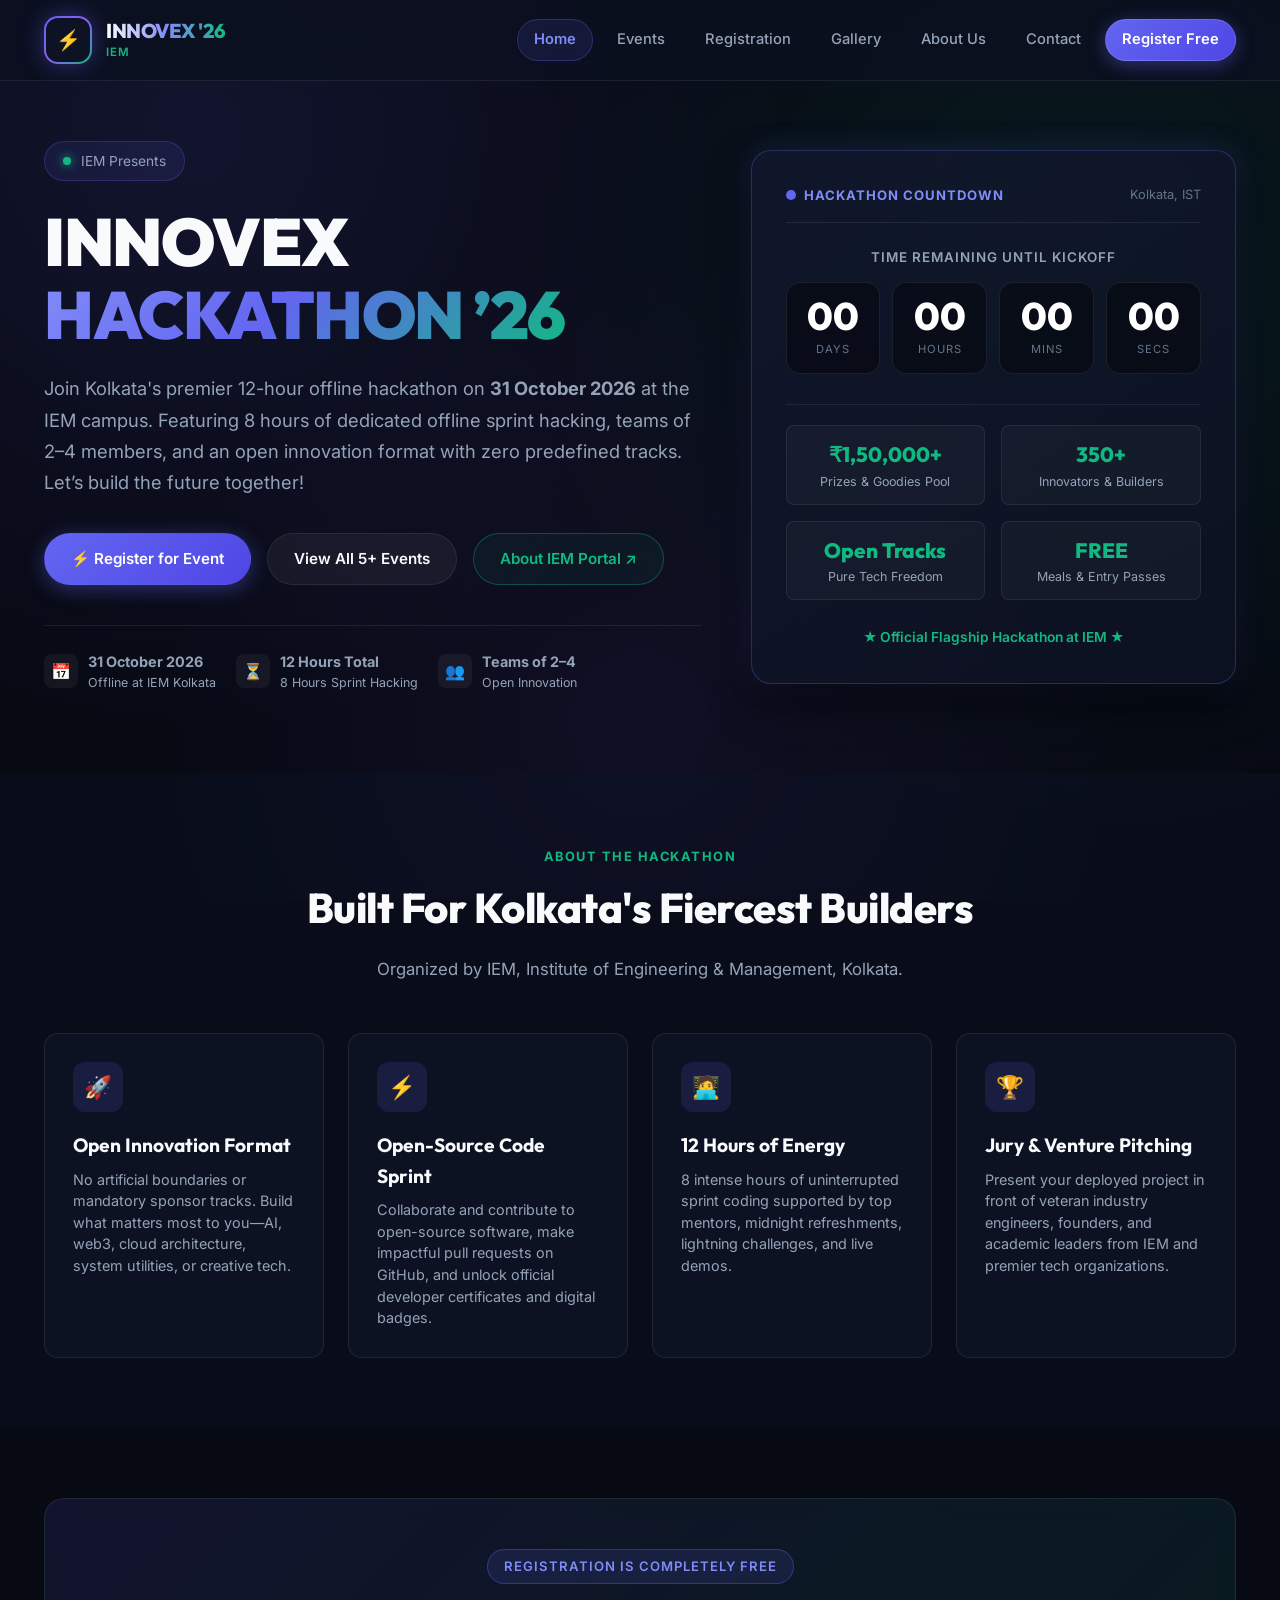
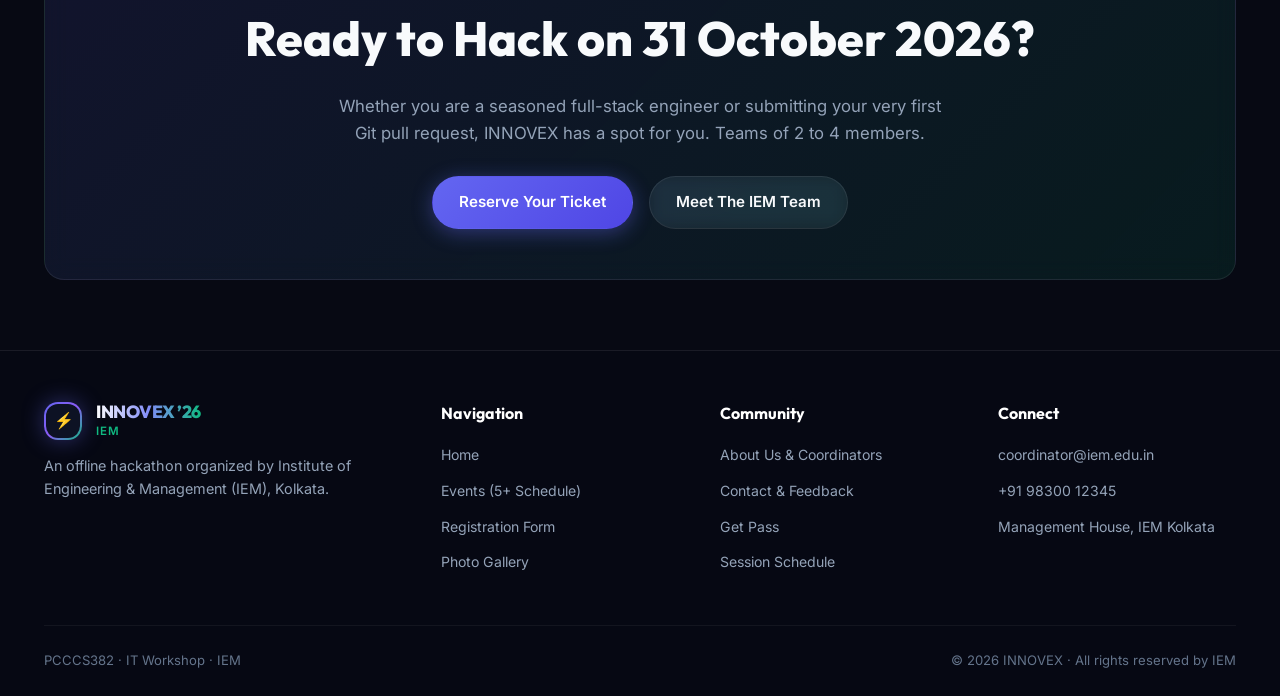
<file: index.html>
<!DOCTYPE html>
<html lang="en">
<head>
  <meta charset="UTF-8">
  <meta name="viewport" content="width=device-width, initial-scale=1.0">
  <meta name="description" content="INNOVEX ’26 - 12-Hour National Hackathon in Kolkata on 31 October 2026. Organized by IEM.">
  <meta name="keywords" content="INNOVEX 2026, INNOVEX, IEM, Hackathon Kolkata, IEM Hackathon">
  <title>INNOVEX ’26 | IEM</title>
  <link rel="stylesheet" href="css/style.css">
  <link rel="icon" href="data:image/svg+xml,<svg xmlns=%22http://www.w3.org/2000/svg%22 viewBox=%220 0 100 100%22><text y=%22.9em%22 font-size=%2290%22>⚡</text></svg>">
</head>
<body>

  <!-- Site Navigation -->
  <header class="site-header">
    <div class="container nav-container">
      <a href="index.html" class="brand-link" id="navBrandLogo">
        <div class="brand-logo-badge">
          <div class="brand-logo-inner">⚡</div>
        </div>
        <div class="brand-text">
          <span class="brand-title">INNOVEX '26</span>
          <span class="brand-subtitle">IEM</span>
        </div>
      </a>

      <!-- Navigation Menu -->
      <nav class="nav-menu" id="navMenu">
        <a href="index.html" class="nav-link active" id="navHome">Home</a>
        <a href="events.html" class="nav-link" id="navEvents">Events</a>
        <a href="register.html" class="nav-link" id="navRegister">Registration</a>
        <a href="gallery.html" class="nav-link" id="navGallery">Gallery</a>
        <a href="about.html" class="nav-link" id="navAbout">About Us</a>
        <a href="contact.html" class="nav-link" id="navContact">Contact</a>
        <a href="register.html" class="nav-link nav-cta" id="navCtaRegister">Register Free</a>
      </nav>

      <!-- Mobile Hamburger Button -->
      <button class="mobile-toggle" id="mobileToggle" aria-label="Toggle navigation menu">
        <span></span>
        <span></span>
        <span></span>
      </button>
    </div>
  </header>

  <!-- Main Hero Section -->
  <main>
    <section class="hero-section">
      <div class="container">
        <div class="hero-grid">
          <!-- Hero Left Column -->
          <div class="hero-content">
            <div class="college-pill">
              <span class="dot"></span>
              <span>IEM Presents</span>
            </div>

            <h1 class="hero-title">
              INNOVEX <br>
              <span class="gradient-text">HACKATHON ’26</span>
            </h1>

            <p class="hero-desc">
              Join Kolkata's premier 12-hour offline hackathon on <strong>31 October 2026</strong> at the IEM campus. 
              Featuring 8 hours of dedicated offline sprint hacking, teams of 2–4 members, 
              and an open innovation format with zero predefined tracks. Let’s build the future together!
            </p>

            <div class="hero-actions">
              <a href="register.html" class="btn btn-primary" id="heroRegisterBtn">
                <span>⚡ Register for Event</span>
              </a>
              <a href="events.html" class="btn btn-secondary" id="heroEventsBtn">
                <span>View All 5+ Events</span>
              </a>
              <a href="about.html" class="btn btn-outline-cyan" id="heroAboutBtn">
                <span>About IEM Portal ↗</span>
              </a>
            </div>

            <!-- Meta Badges -->
            <div class="hero-meta-badges">
              <div class="meta-item">
                <div class="meta-icon">📅</div>
                <div>
                  <strong>31 October 2026</strong>
                  <div style="font-size: 0.78rem;">Offline at IEM Kolkata</div>
                </div>
              </div>
              <div class="meta-item">
                <div class="meta-icon">⏳</div>
                <div>
                  <strong>12 Hours Total</strong>
                  <div style="font-size: 0.78rem;">8 Hours Sprint Hacking</div>
                </div>
              </div>
              <div class="meta-item">
                <div class="meta-icon">👥</div>
                <div>
                  <strong>Teams of 2–4</strong>
                  <div style="font-size: 0.78rem;">Open Innovation</div>
                </div>
              </div>
            </div>
          </div>

          <!-- Hero Right Column: Countdown Card -->
          <div class="hero-card">
            <div class="hero-card-header">
              <div class="live-indicator">
                <span class="pulse-dot"></span>
                <span>Hackathon Countdown</span>
              </div>
              <span style="font-size: 0.8rem; color: var(--text-muted);">Kolkata, IST</span>
            </div>

            <!-- Countdown Timer Component (JavaScript Feature) -->
            <div class="countdown-box">
              <div class="countdown-label">Time Remaining Until Kickoff</div>
              <div class="countdown-grid" id="countdownGrid">
                <div class="time-unit">
                  <div class="time-val" id="countDays">00</div>
                  <div class="time-lbl">Days</div>
                </div>
                <div class="time-unit">
                  <div class="time-val" id="countHours">00</div>
                  <div class="time-lbl">Hours</div>
                </div>
                <div class="time-unit">
                  <div class="time-val" id="countMinutes">00</div>
                  <div class="time-lbl">Mins</div>
                </div>
                <div class="time-unit">
                  <div class="time-val" id="countSeconds">00</div>
                  <div class="time-lbl">Secs</div>
                </div>
              </div>
            </div>

            <!-- Quick Stats -->
            <div class="quick-stats-row">
              <div class="quick-stat">
                <div class="num">₹1,50,000+</div>
                <div class="txt">Prizes & Goodies Pool</div>
              </div>
              <div class="quick-stat">
                <div class="num">350+</div>
                <div class="txt">Innovators & Builders</div>
              </div>
              <div class="quick-stat">
                <div class="num">Open Tracks</div>
                <div class="txt">Pure Tech Freedom</div>
              </div>
              <div class="quick-stat">
                <div class="num">FREE</div>
                <div class="txt">Meals & Entry Passes</div>
              </div>
            </div>

            <div style="margin-top: 24px; text-align: center;">
              <span style="font-size: 0.86rem; color: var(--secondary); font-weight: 600;">
                ★ Official Flagship Hackathon at IEM ★
              </span>
            </div>
          </div>
        </div>
      </div>
    </section>

    <!-- Hackathon Overview & Introduction -->
    <section class="section-pad" style="background: rgba(13, 18, 36, 0.45);">
      <div class="container">
        <div class="section-head">
          <span class="section-tag">About The Hackathon</span>
          <h2 class="section-title">Built For Kolkata's Fiercest Builders</h2>
          <p class="section-subtitle">
            Organized by IEM, Institute of Engineering & Management, Kolkata.
          </p>
        </div>

        <div class="highlights-grid">
          <div class="highlight-card">
            <div class="highlight-icon">🚀</div>
            <h3 class="highlight-title">Open Innovation Format</h3>
            <p class="highlight-desc">
              No artificial boundaries or mandatory sponsor tracks. Build what matters most to you—AI, web3, cloud architecture, system utilities, or creative tech.
            </p>
          </div>

          <div class="highlight-card">
            <div class="highlight-icon">⚡</div>
            <h3 class="highlight-title">Open-Source Code Sprint</h3>
            <p class="highlight-desc">
              Collaborate and contribute to open-source software, make impactful pull requests on GitHub, and unlock official developer certificates and digital badges.
            </p>
          </div>

          <div class="highlight-card">
            <div class="highlight-icon">🧑‍💻</div>
            <h3 class="highlight-title">12 Hours of Energy</h3>
            <p class="highlight-desc">
              8 intense hours of uninterrupted sprint coding supported by top mentors, midnight refreshments, lightning challenges, and live demos.
            </p>
          </div>

          <div class="highlight-card">
            <div class="highlight-icon">🏆</div>
            <h3 class="highlight-title">Jury & Venture Pitching</h3>
            <p class="highlight-desc">
              Present your deployed project in front of veteran industry engineers, founders, and academic leaders from IEM and premier tech organizations.
            </p>
          </div>
        </div>
      </div>
    </section>

    <!-- Call to action banner -->
    <section class="section-pad">
      <div class="container">
        <div class="glass-card" style="text-align: center; padding: 50px 30px; background: linear-gradient(135deg, rgba(99, 102, 241, 0.12) 0%, rgba(16, 185, 129, 0.1) 100%);">
          <span class="page-badge">Registration Is Completely Free</span>
          <h2 style="font-family: var(--font-display); font-size: clamp(2rem, 4vw, 3rem); font-weight: 800; margin-bottom: 16px;">
            Ready to Hack on 31 October 2026?
          </h2>
          <p style="color: var(--text-secondary); max-width: 620px; margin: 0 auto 30px; font-size: 1.05rem;">
            Whether you are a seasoned full-stack engineer or submitting your very first Git pull request, INNOVEX has a spot for you. Teams of 2 to 4 members.
          </p>
          <div style="display: flex; gap: 16px; justify-content: center; flex-wrap: wrap;">
            <a href="register.html" class="btn btn-primary">Reserve Your Ticket</a>
            <a href="about.html" class="btn btn-secondary">Meet The IEM Team</a>
          </div>
        </div>
      </div>
    </section>
  </main>

  <!-- Site Footer -->
  <footer class="site-footer">
    <div class="container">
      <div class="footer-top">
        <div class="footer-brand">
          <div class="brand-link">
            <div class="brand-logo-badge" style="width: 38px; height: 38px;">
              <div class="brand-logo-inner" style="font-size: 16px;">⚡</div>
            </div>
            <div class="brand-text">
              <span class="brand-title" style="font-size: 1.1rem;">INNOVEX ’26</span>
              <span class="brand-subtitle">IEM</span>
            </div>
          </div>
          <p>
            An offline hackathon organized by Institute of Engineering & Management (IEM), Kolkata.
          </p>
        </div>

        <div class="footer-col">
          <h5>Navigation</h5>
          <ul>
            <li><a href="index.html">Home</a></li>
            <li><a href="events.html">Events (5+ Schedule)</a></li>
            <li><a href="register.html">Registration Form</a></li>
            <li><a href="gallery.html">Photo Gallery</a></li>
          </ul>
        </div>

        <div class="footer-col">
          <h5>Community</h5>
          <ul>
            <li><a href="about.html">About Us & Coordinators</a></li>
            <li><a href="contact.html">Contact & Feedback</a></li>
            <li><a href="register.html">Get Pass</a></li>
            <li><a href="events.html">Session Schedule</a></li>
          </ul>
        </div>

        <div class="footer-col">
          <h5>Connect</h5>
          <ul>
            <li><a href="mailto:coordinator@iem.edu.in">coordinator@iem.edu.in</a></li>
            <li><a href="tel:+919830012345">+91 98300 12345</a></li>
            <li><a href="contact.html">Management House, IEM Kolkata</a></li>
          </ul>
        </div>
      </div>

      <div class="footer-bottom">
        <div>
          PCCCS382 · IT Workshop · IEM
        </div>
        <div>
          © 2026 INNOVEX · All rights reserved by IEM
        </div>
      </div>
    </div>
  </footer>

  <script src="js/main.js"></script>
</body>
</html>
</file>
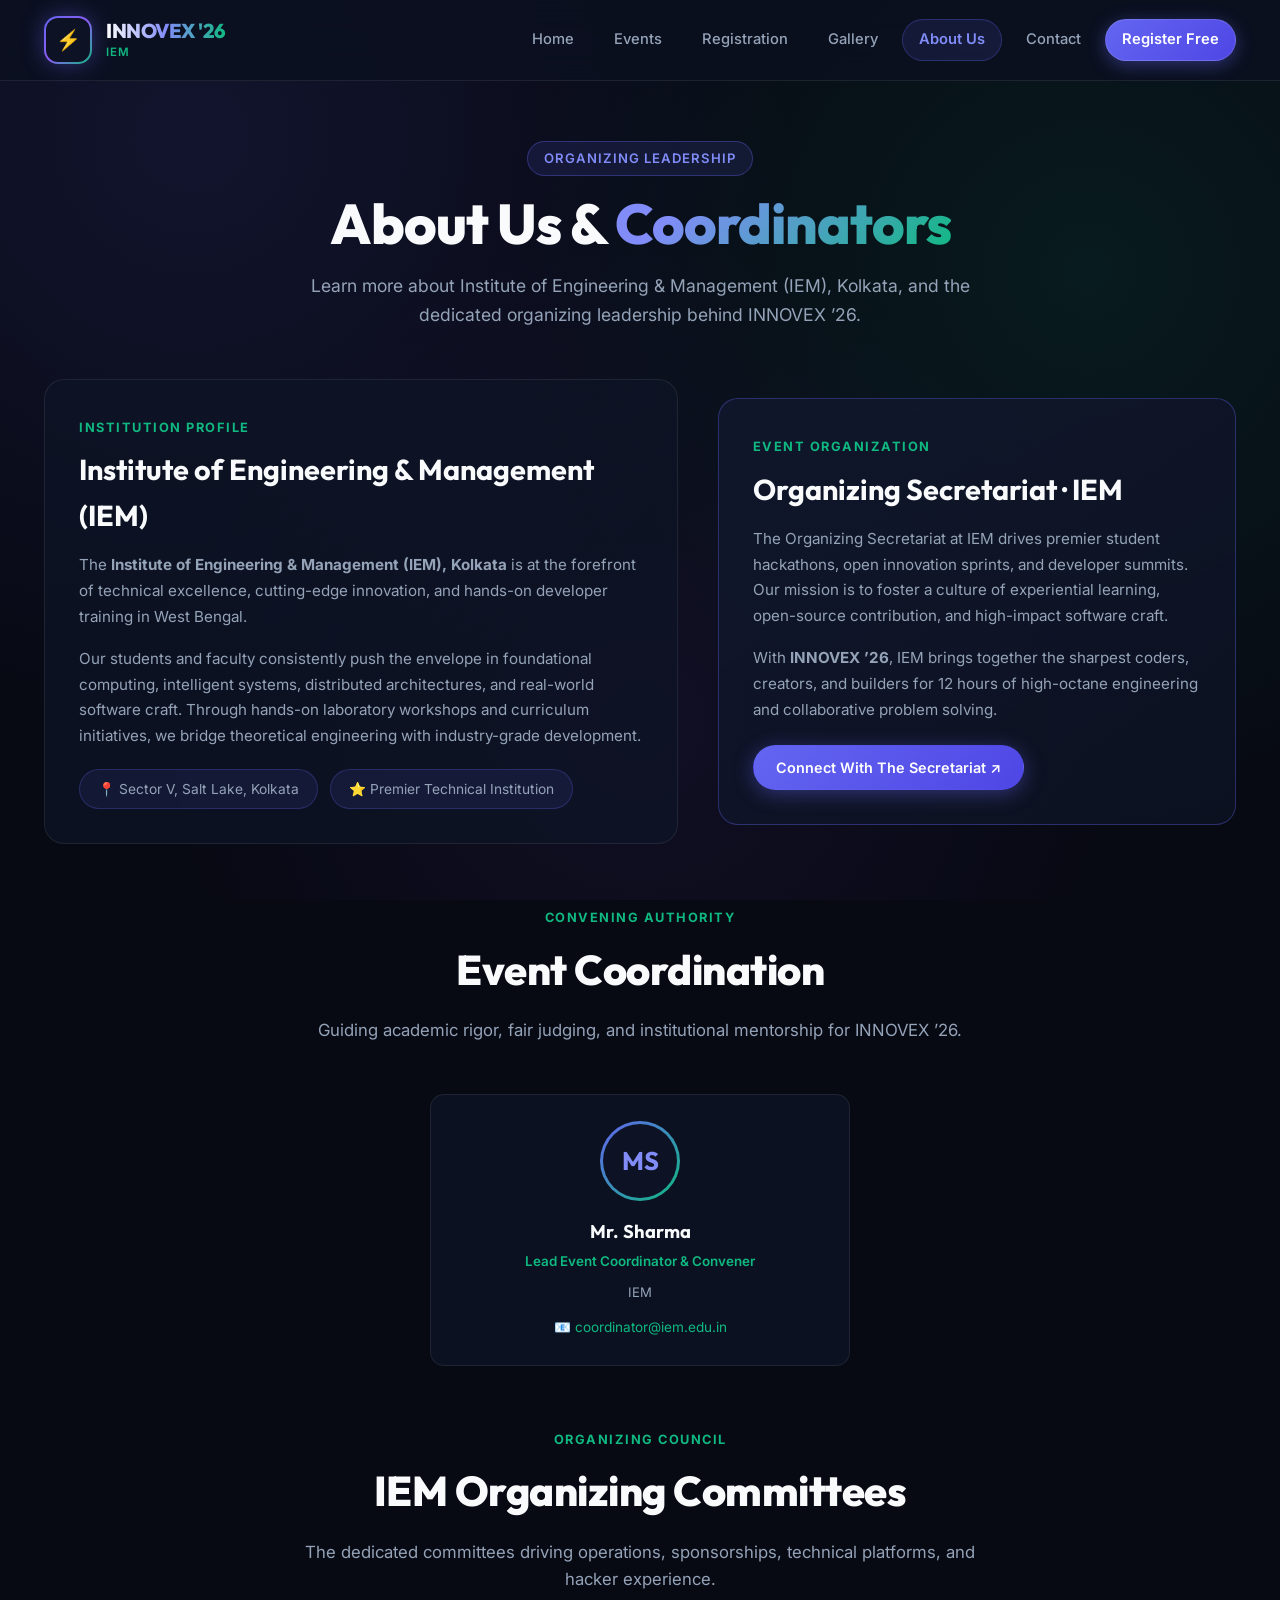
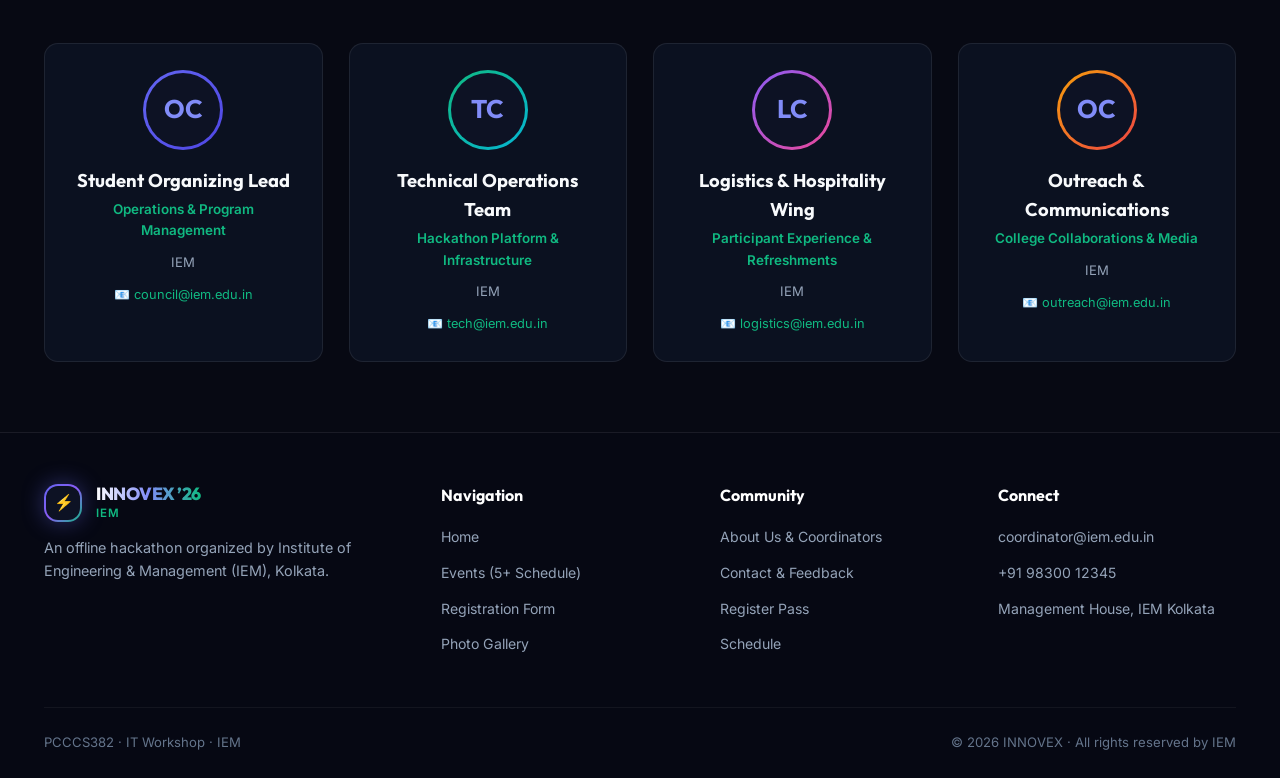
<file: about.html>
<!DOCTYPE html>
<html lang="en">
<head>
  <meta charset="UTF-8">
  <meta name="viewport" content="width=device-width, initial-scale=1.0">
  <meta name="description" content="About IEM and Event Coordination for INNOVEX ’26.">
  <title>About Us & Coordinators | INNOVEX ’26</title>
  <link rel="stylesheet" href="css/style.css">
  <link rel="icon" href="data:image/svg+xml,<svg xmlns=%22http://www.w3.org/2000/svg%22 viewBox=%220 0 100 100%22><text y=%22.9em%22 font-size=%2290%22>⚡</text></svg>">
</head>
<body>

  <!-- Site Navigation -->
  <header class="site-header">
    <div class="container nav-container">
      <a href="index.html" class="brand-link">
        <div class="brand-logo-badge">
          <div class="brand-logo-inner">⚡</div>
        </div>
        <div class="brand-text">
          <span class="brand-title">INNOVEX '26</span>
          <span class="brand-subtitle">IEM</span>
        </div>
      </a>

      <nav class="nav-menu" id="navMenu">
        <a href="index.html" class="nav-link">Home</a>
        <a href="events.html" class="nav-link">Events</a>
        <a href="register.html" class="nav-link">Registration</a>
        <a href="gallery.html" class="nav-link">Gallery</a>
        <a href="about.html" class="nav-link active">About Us</a>
        <a href="contact.html" class="nav-link">Contact</a>
        <a href="register.html" class="nav-link nav-cta">Register Free</a>
      </nav>

      <button class="mobile-toggle" id="mobileToggle" aria-label="Toggle navigation menu">
        <span></span>
        <span></span>
        <span></span>
      </button>
    </div>
  </header>

  <!-- Page Hero -->
  <main>
    <section class="page-hero">
      <div class="container">
        <span class="page-badge">Organizing Leadership</span>
        <h1 class="page-title">About Us & <span>Coordinators</span></h1>
        <p class="page-lead">
          Learn more about Institute of Engineering & Management (IEM), Kolkata, 
          and the dedicated organizing leadership behind INNOVEX ’26.
        </p>
      </div>
    </section>

    <!-- Institution & Organizing Council Profile -->
    <section class="section-pad" style="padding-top: 10px;">
      <div class="container">
        <div class="about-hero-grid">
          
          <div class="about-info-card">
            <span class="section-tag">Institution Profile</span>
            <h2 style="font-family: var(--font-display); font-size: 1.8rem; margin-bottom: 14px;">
              Institute of Engineering & Management (IEM)
            </h2>
            <p style="color: var(--text-secondary); margin-bottom: 16px; font-size: 0.95rem; line-height: 1.7;">
              The <strong>Institute of Engineering & Management (IEM), Kolkata</strong> is at the forefront of technical excellence, cutting-edge innovation, and hands-on developer training in West Bengal.
            </p>
            <p style="color: var(--text-secondary); margin-bottom: 20px; font-size: 0.95rem; line-height: 1.7;">
              Our students and faculty consistently push the envelope in foundational computing, intelligent systems, distributed architectures, and real-world software craft. Through hands-on laboratory workshops and curriculum initiatives, we bridge theoretical engineering with industry-grade development.
            </p>
            
            <div style="display: flex; gap: 12px; flex-wrap: wrap;">
              <span class="college-pill" style="margin-bottom: 0;">📍 Sector V, Salt Lake, Kolkata</span>
              <span class="college-pill" style="margin-bottom: 0;">⭐ Premier Technical Institution</span>
            </div>
          </div>

          <div class="about-info-card" style="border-color: rgba(99, 102, 241, 0.35); background: linear-gradient(145deg, rgba(17, 24, 46, 0.85) 0%, rgba(13, 18, 34, 0.9) 100%);">
            <span class="section-tag" style="color: var(--secondary);">Event Organization</span>
            <h2 style="font-family: var(--font-display); font-size: 1.8rem; margin-bottom: 14px;">
              Organizing Secretariat · IEM
            </h2>
            <p style="color: var(--text-secondary); margin-bottom: 16px; font-size: 0.95rem; line-height: 1.7;">
              The Organizing Secretariat at IEM drives premier student hackathons, open innovation sprints, and developer summits. Our mission is to foster a culture of experiential learning, open-source contribution, and high-impact software craft.
            </p>
            <p style="color: var(--text-secondary); margin-bottom: 22px; font-size: 0.95rem; line-height: 1.7;">
              With <strong>INNOVEX ’26</strong>, IEM brings together the sharpest coders, creators, and builders for 12 hours of high-octane engineering and collaborative problem solving.
            </p>
            <a href="contact.html" class="btn btn-primary" style="padding: 10px 22px; font-size: 0.9rem;">
              Connect With The Secretariat ↗
            </a>
          </div>

        </div>

        <!-- Faculty Leadership & Event Convener -->
        <div class="section-head" style="margin-top: 30px;">
          <span class="section-tag">Convening Authority</span>
          <h2 class="section-title">Event Coordination</h2>
          <p class="section-subtitle">
            Guiding academic rigor, fair judging, and institutional mentorship for INNOVEX ’26.
          </p>
        </div>

        <div class="coordinators-grid" style="margin-bottom: 60px; justify-content: center;">
          
          <div class="coord-card" style="max-width: 420px; margin: 0 auto; width: 100%;">
            <div class="coord-avatar">
              <div class="coord-avatar-inner">MS</div>
            </div>
            <h3 class="coord-name">Mr. Sharma</h3>
            <div class="coord-role">Lead Event Coordinator & Convener</div>
            <p class="coord-dept">IEM</p>
            <div style="margin-top: 14px; font-size: 0.85rem; color: var(--secondary);">
              📧 coordinator@iem.edu.in
            </div>
          </div>

        </div>

        <!-- Organizing Committees (No personal names) -->
        <div class="section-head">
          <span class="section-tag">Organizing Council</span>
          <h2 class="section-title">IEM Organizing Committees</h2>
          <p class="section-subtitle">
            The dedicated committees driving operations, sponsorships, technical platforms, and hacker experience.
          </p>
        </div>

        <div class="coordinators-grid">

          <div class="coord-card">
            <div class="coord-avatar" style="background: linear-gradient(135deg, #6366f1, #4f46e5);">
              <div class="coord-avatar-inner">OC</div>
            </div>
            <h3 class="coord-name">Student Organizing Lead</h3>
            <div class="coord-role">Operations & Program Management</div>
            <p class="coord-dept">IEM</p>
            <div style="margin-top: 12px; font-size: 0.8rem; color: var(--secondary);">
              📧 council@iem.edu.in
            </div>
          </div>

          <div class="coord-card">
            <div class="coord-avatar" style="background: linear-gradient(135deg, #10b981, #06b6d4);">
              <div class="coord-avatar-inner">TC</div>
            </div>
            <h3 class="coord-name">Technical Operations Team</h3>
            <div class="coord-role">Hackathon Platform & Infrastructure</div>
            <p class="coord-dept">IEM</p>
            <div style="margin-top: 12px; font-size: 0.8rem; color: var(--secondary);">
              📧 tech@iem.edu.in
            </div>
          </div>

          <div class="coord-card">
            <div class="coord-avatar" style="background: linear-gradient(135deg, #8b5cf6, #ec4899);">
              <div class="coord-avatar-inner">LC</div>
            </div>
            <h3 class="coord-name">Logistics & Hospitality Wing</h3>
            <div class="coord-role">Participant Experience & Refreshments</div>
            <p class="coord-dept">IEM</p>
            <div style="margin-top: 12px; font-size: 0.8rem; color: var(--secondary);">
              📧 logistics@iem.edu.in
            </div>
          </div>

          <div class="coord-card">
            <div class="coord-avatar" style="background: linear-gradient(135deg, #f59e0b, #ef4444);">
              <div class="coord-avatar-inner">OC</div>
            </div>
            <h3 class="coord-name">Outreach & Communications</h3>
            <div class="coord-role">College Collaborations & Media</div>
            <p class="coord-dept">IEM</p>
            <div style="margin-top: 12px; font-size: 0.8rem; color: var(--secondary);">
              📧 outreach@iem.edu.in
            </div>
          </div>

        </div>

      </div>
    </section>
  </main>

  <!-- Site Footer -->
  <footer class="site-footer">
    <div class="container">
      <div class="footer-top">
        <div class="footer-brand">
          <div class="brand-link">
            <div class="brand-logo-badge" style="width: 38px; height: 38px;">
              <div class="brand-logo-inner" style="font-size: 16px;">⚡</div>
            </div>
            <div class="brand-text">
              <span class="brand-title" style="font-size: 1.1rem;">INNOVEX ’26</span>
              <span class="brand-subtitle">IEM</span>
            </div>
          </div>
          <p>
            An offline hackathon organized by Institute of Engineering & Management (IEM), Kolkata.
          </p>
        </div>

        <div class="footer-col">
          <h5>Navigation</h5>
          <ul>
            <li><a href="index.html">Home</a></li>
            <li><a href="events.html">Events (5+ Schedule)</a></li>
            <li><a href="register.html">Registration Form</a></li>
            <li><a href="gallery.html">Photo Gallery</a></li>
          </ul>
        </div>

        <div class="footer-col">
          <h5>Community</h5>
          <ul>
            <li><a href="about.html">About Us & Coordinators</a></li>
            <li><a href="contact.html">Contact & Feedback</a></li>
            <li><a href="register.html">Register Pass</a></li>
            <li><a href="events.html">Schedule</a></li>
          </ul>
        </div>

        <div class="footer-col">
          <h5>Connect</h5>
          <ul>
            <li><a href="mailto:coordinator@iem.edu.in">coordinator@iem.edu.in</a></li>
            <li><a href="tel:+919830012345">+91 98300 12345</a></li>
            <li><a href="contact.html">Management House, IEM Kolkata</a></li>
          </ul>
        </div>
      </div>

      <div class="footer-bottom">
        <div>
          PCCCS382 · IT Workshop · IEM
        </div>
        <div>
          © 2026 INNOVEX · All rights reserved by IEM
        </div>
      </div>
    </div>
  </footer>

  <script src="js/main.js"></script>
</body>
</html>
</file>
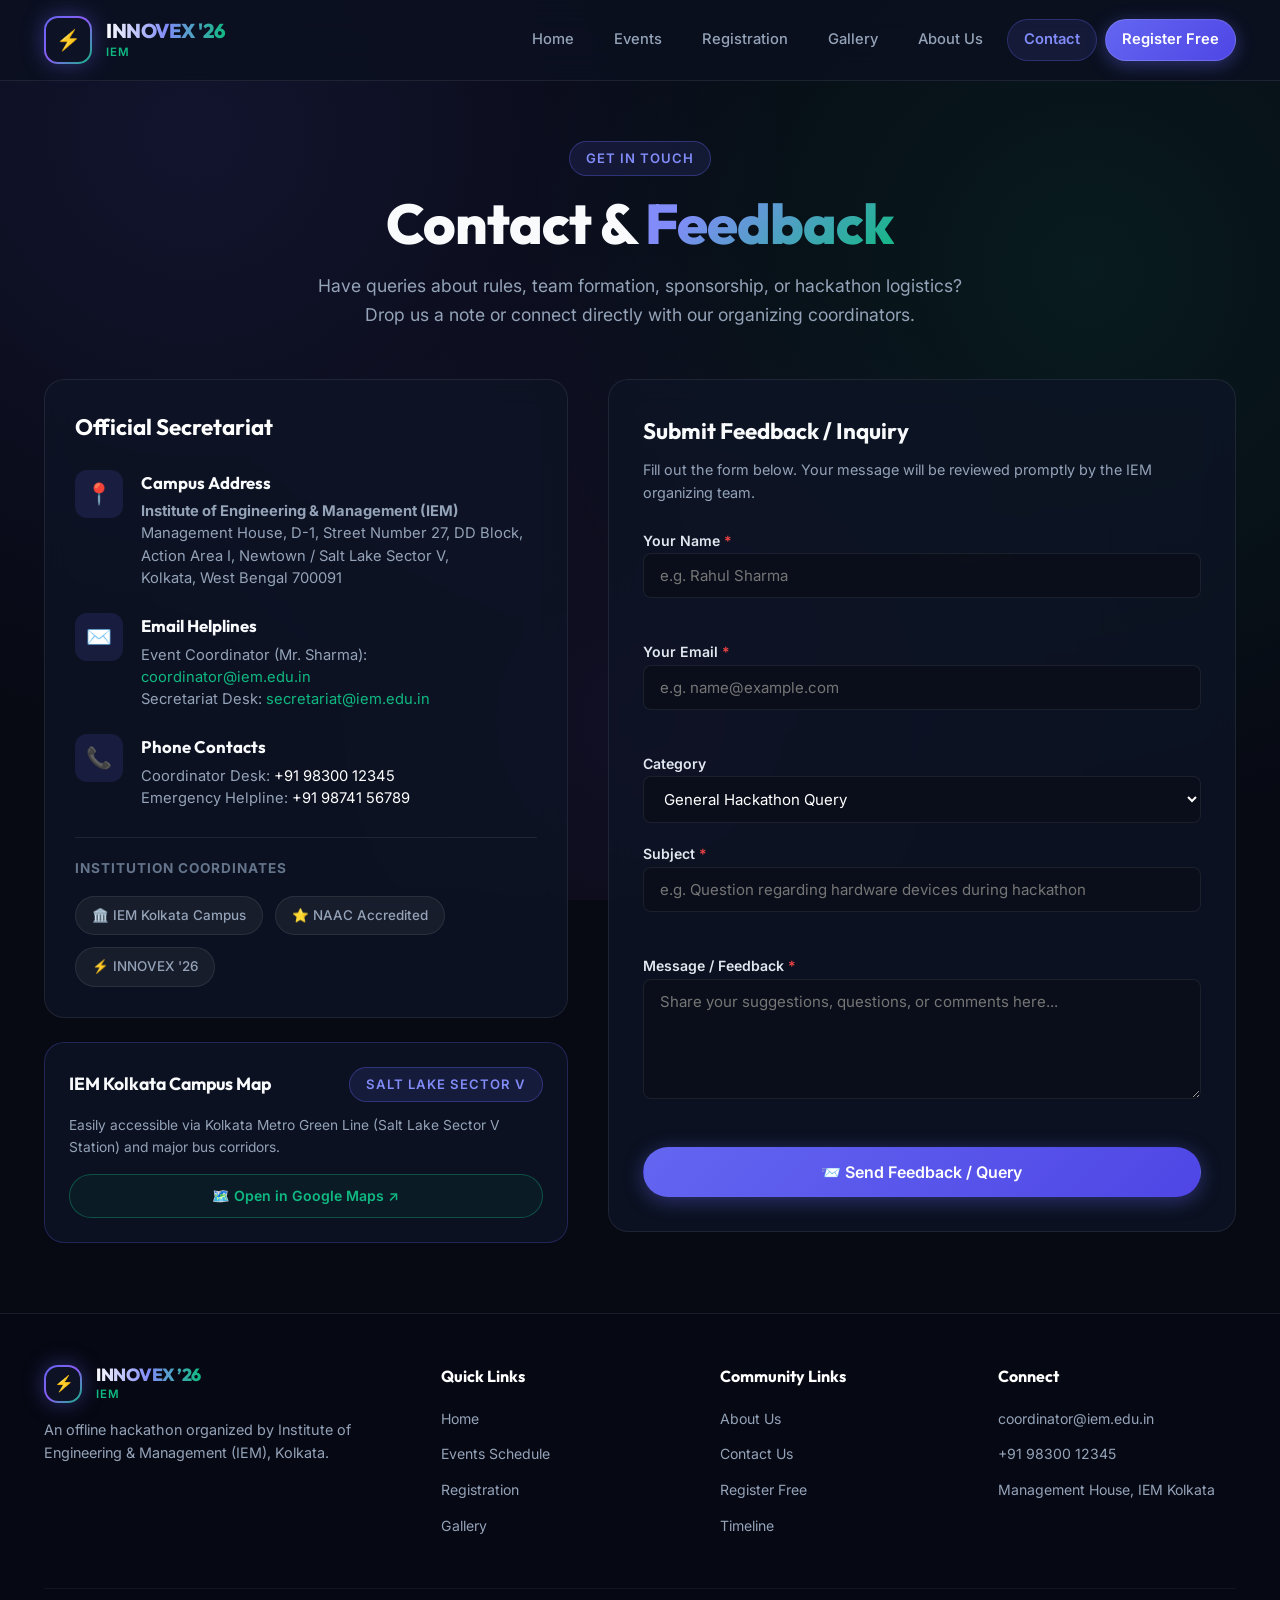
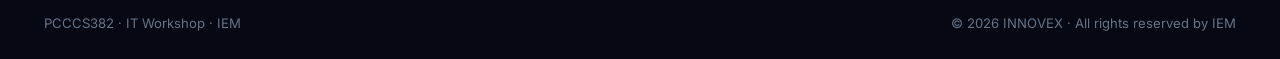
<file: contact.html>
<!DOCTYPE html>
<html lang="en">
<head>
  <meta charset="UTF-8">
  <meta name="viewport" content="width=device-width, initial-scale=1.0">
  <meta name="description" content="Contact IEM for queries, sponsorships, and feedback regarding INNOVEX ’26.">
  <title>Contact & Feedback | INNOVEX ’26</title>
  <link rel="stylesheet" href="css/style.css">
  <link rel="icon" href="data:image/svg+xml,<svg xmlns=%22http://www.w3.org/2000/svg%22 viewBox=%220 0 100 100%22><text y=%22.9em%22 font-size=%2290%22>⚡</text></svg>">
</head>
<body>

  <!-- Site Navigation -->
  <header class="site-header">
    <div class="container nav-container">
      <a href="index.html" class="brand-link">
        <div class="brand-logo-badge">
          <div class="brand-logo-inner">⚡</div>
        </div>
        <div class="brand-text">
          <span class="brand-title">INNOVEX '26</span>
          <span class="brand-subtitle">IEM</span>
        </div>
      </a>

      <nav class="nav-menu" id="navMenu">
        <a href="index.html" class="nav-link">Home</a>
        <a href="events.html" class="nav-link">Events</a>
        <a href="register.html" class="nav-link">Registration</a>
        <a href="gallery.html" class="nav-link">Gallery</a>
        <a href="about.html" class="nav-link">About Us</a>
        <a href="contact.html" class="nav-link active">Contact</a>
        <a href="register.html" class="nav-link nav-cta">Register Free</a>
      </nav>

      <button class="mobile-toggle" id="mobileToggle" aria-label="Toggle navigation menu">
        <span></span>
        <span></span>
        <span></span>
      </button>
    </div>
  </header>

  <!-- Page Hero -->
  <main>
    <section class="page-hero">
      <div class="container">
        <span class="page-badge">Get in Touch</span>
        <h1 class="page-title">Contact & <span>Feedback</span></h1>
        <p class="page-lead">
          Have queries about rules, team formation, sponsorship, or hackathon logistics? 
          Drop us a note or connect directly with our organizing coordinators.
        </p>
      </div>
    </section>

    <!-- Contact & Feedback Grid Section -->
    <section class="section-pad" style="padding-top: 10px;">
      <div class="container">
        <div class="contact-grid">

          <!-- Left Column: Address, Phone, Email & Links -->
          <div class="contact-info-list">
            
            <div class="glass-card">
              <h2 style="font-family: var(--font-display); font-size: 1.4rem; margin-bottom: 24px; color: #ffffff;">
                Official Secretariat
              </h2>

              <div class="contact-info-item">
                <div class="contact-icon-box">📍</div>
                <div class="contact-info-content">
                  <h4>Campus Address</h4>
                  <p>
                    <strong>Institute of Engineering & Management (IEM)</strong><br>
                    Management House, D-1, Street Number 27, DD Block,<br>
                    Action Area I, Newtown / Salt Lake Sector V,<br>
                    Kolkata, West Bengal 700091
                  </p>
                </div>
              </div>

              <div class="contact-info-item" style="margin-top: 24px;">
                <div class="contact-icon-box">✉️</div>
                <div class="contact-info-content">
                  <h4>Email Helplines</h4>
                  <p>
                    Event Coordinator (Mr. Sharma): <a href="mailto:coordinator@iem.edu.in" style="color: var(--secondary);">coordinator@iem.edu.in</a><br>
                    Secretariat Desk: <a href="mailto:secretariat@iem.edu.in" style="color: var(--secondary);">secretariat@iem.edu.in</a>
                  </p>
                </div>
              </div>

              <div class="contact-info-item" style="margin-top: 24px;">
                <div class="contact-icon-box">📞</div>
                <div class="contact-info-content">
                  <h4>Phone Contacts</h4>
                  <p>
                    Coordinator Desk: <a href="tel:+919830012345" style="color: #ffffff;">+91 98300 12345</a><br>
                    Emergency Helpline: <a href="tel:+919874156789" style="color: #ffffff;">+91 98741 56789</a>
                  </p>
                </div>
              </div>

              <div style="margin-top: 28px; padding-top: 20px; border-top: 1px solid var(--border-color);">
                <div style="font-size: 0.85rem; font-weight: 700; text-transform: uppercase; letter-spacing: 1px; color: var(--text-muted); margin-bottom: 12px;">
                  Institution Coordinates
                </div>
                <div class="social-links" style="flex-wrap: wrap;">
                  <span class="social-pill">
                    🏛️ IEM Kolkata Campus
                  </span>
                  <span class="social-pill">
                    ⭐ NAAC Accredited
                  </span>
                  <span class="social-pill">
                    ⚡ INNOVEX '26
                  </span>
                </div>
              </div>
            </div>

            <!-- Map Location Card -->
            <div class="glass-card" style="padding: 24px; border-color: rgba(99, 102, 241, 0.25);">
              <div style="display: flex; align-items: center; justify-content: space-between; margin-bottom: 12px;">
                <h4 style="font-family: var(--font-display); font-size: 1.1rem;">IEM Kolkata Campus Map</h4>
                <span class="page-badge" style="margin-bottom: 0;">Salt Lake Sector V</span>
              </div>
              <p style="font-size: 0.86rem; color: var(--text-secondary); margin-bottom: 16px;">
                Easily accessible via Kolkata Metro Green Line (Salt Lake Sector V Station) and major bus corridors.
              </p>
              <a href="https://maps.google.com/?q=Institute+of+Engineering+and+Management+Kolkata" target="_blank" rel="noopener noreferrer" class="btn btn-outline-cyan" style="width: 100%; font-size: 0.88rem; padding: 10px;">
                🗺️ Open in Google Maps ↗
              </a>
            </div>

          </div>

          <!-- Right Column: Interactive Feedback & Query Form -->
          <div>
            <div class="glass-card" style="padding: 34px;">
              <h2 style="font-family: var(--font-display); font-size: 1.4rem; margin-bottom: 8px;">
                Submit Feedback / Inquiry
              </h2>
              <p style="color: var(--text-secondary); font-size: 0.9rem; margin-bottom: 24px;">
                Fill out the form below. Your message will be reviewed promptly by the IEM organizing team.
              </p>

              <!-- Dynamic status message box -->
              <div id="contactStatusBox" style="display: none; margin-bottom: 20px;"></div>

              <form id="contactForm" novalidate>
                <div style="display: flex; flex-direction: column; gap: 18px;">

                  <div>
                    <label for="contactName" class="form-label">Your Name <span class="req">*</span></label>
                    <input type="text" id="contactName" class="form-input" placeholder="e.g. Rahul Sharma" required>
                    <span class="field-error" id="nameError"></span>
                  </div>

                  <div>
                    <label for="contactEmail" class="form-label">Your Email <span class="req">*</span></label>
                    <input type="email" id="contactEmail" class="form-input" placeholder="e.g. name@example.com" required>
                    <span class="field-error" id="emailError"></span>
                  </div>

                  <div>
                    <label for="contactCategory" class="form-label">Category</label>
                    <select id="contactCategory" class="form-select">
                      <option value="General Query">General Hackathon Query</option>
                      <option value="Team Formation">Team Formation / Teammates</option>
                      <option value="Sponsorship">Sponsorship & Brand Partnership</option>
                      <option value="Volunteer">Volunteer Opportunities</option>
                      <option value="Event Feedback">Website / Event Feedback</option>
                    </select>
                  </div>

                  <div>
                    <label for="contactSubject" class="form-label">Subject <span class="req">*</span></label>
                    <input type="text" id="contactSubject" class="form-input" placeholder="e.g. Question regarding hardware devices during hackathon" required>
                    <span class="field-error" id="subjectError"></span>
                  </div>

                  <div>
                    <label for="contactMessage" class="form-label">Message / Feedback <span class="req">*</span></label>
                    <textarea id="contactMessage" class="form-textarea" placeholder="Share your suggestions, questions, or comments here..." rows="4" required></textarea>
                    <span class="field-error" id="messageError"></span>
                  </div>

                  <button type="submit" class="btn btn-primary" style="width: 100%; padding: 14px; font-size: 1rem;">
                    <span>📨 Send Feedback / Query</span>
                  </button>

                </div>
              </form>
            </div>
          </div>

        </div>
      </div>
    </section>
  </main>

  <!-- Site Footer -->
  <footer class="site-footer">
    <div class="container">
      <div class="footer-top">
        <div class="footer-brand">
          <div class="brand-link">
            <div class="brand-logo-badge" style="width: 38px; height: 38px;">
              <div class="brand-logo-inner" style="font-size: 16px;">⚡</div>
            </div>
            <div class="brand-text">
              <span class="brand-title" style="font-size: 1.1rem;">INNOVEX ’26</span>
              <span class="brand-subtitle">IEM</span>
            </div>
          </div>
          <p>
            An offline hackathon organized by Institute of Engineering & Management (IEM), Kolkata.
          </p>
        </div>

        <div class="footer-col">
          <h5>Quick Links</h5>
          <ul>
            <li><a href="index.html">Home</a></li>
            <li><a href="events.html">Events Schedule</a></li>
            <li><a href="register.html">Registration</a></li>
            <li><a href="gallery.html">Gallery</a></li>
          </ul>
        </div>

        <div class="footer-col">
          <h5>Community Links</h5>
          <ul>
            <li><a href="about.html">About Us</a></li>
            <li><a href="contact.html">Contact Us</a></li>
            <li><a href="register.html">Register Free</a></li>
            <li><a href="events.html">Timeline</a></li>
          </ul>
        </div>

        <div class="footer-col">
          <h5>Connect</h5>
          <ul>
            <li><a href="mailto:coordinator@iem.edu.in">coordinator@iem.edu.in</a></li>
            <li><a href="tel:+919830012345">+91 98300 12345</a></li>
            <li><a href="contact.html">Management House, IEM Kolkata</a></li>
          </ul>
        </div>
      </div>

      <div class="footer-bottom">
        <div>PCCCS382 · IT Workshop · IEM</div>
        <div>© 2026 INNOVEX · All rights reserved by IEM</div>
      </div>
    </div>
  </footer>

  <script src="js/main.js"></script>
  <script src="js/contact.js"></script>
</body>
</html>
</file>
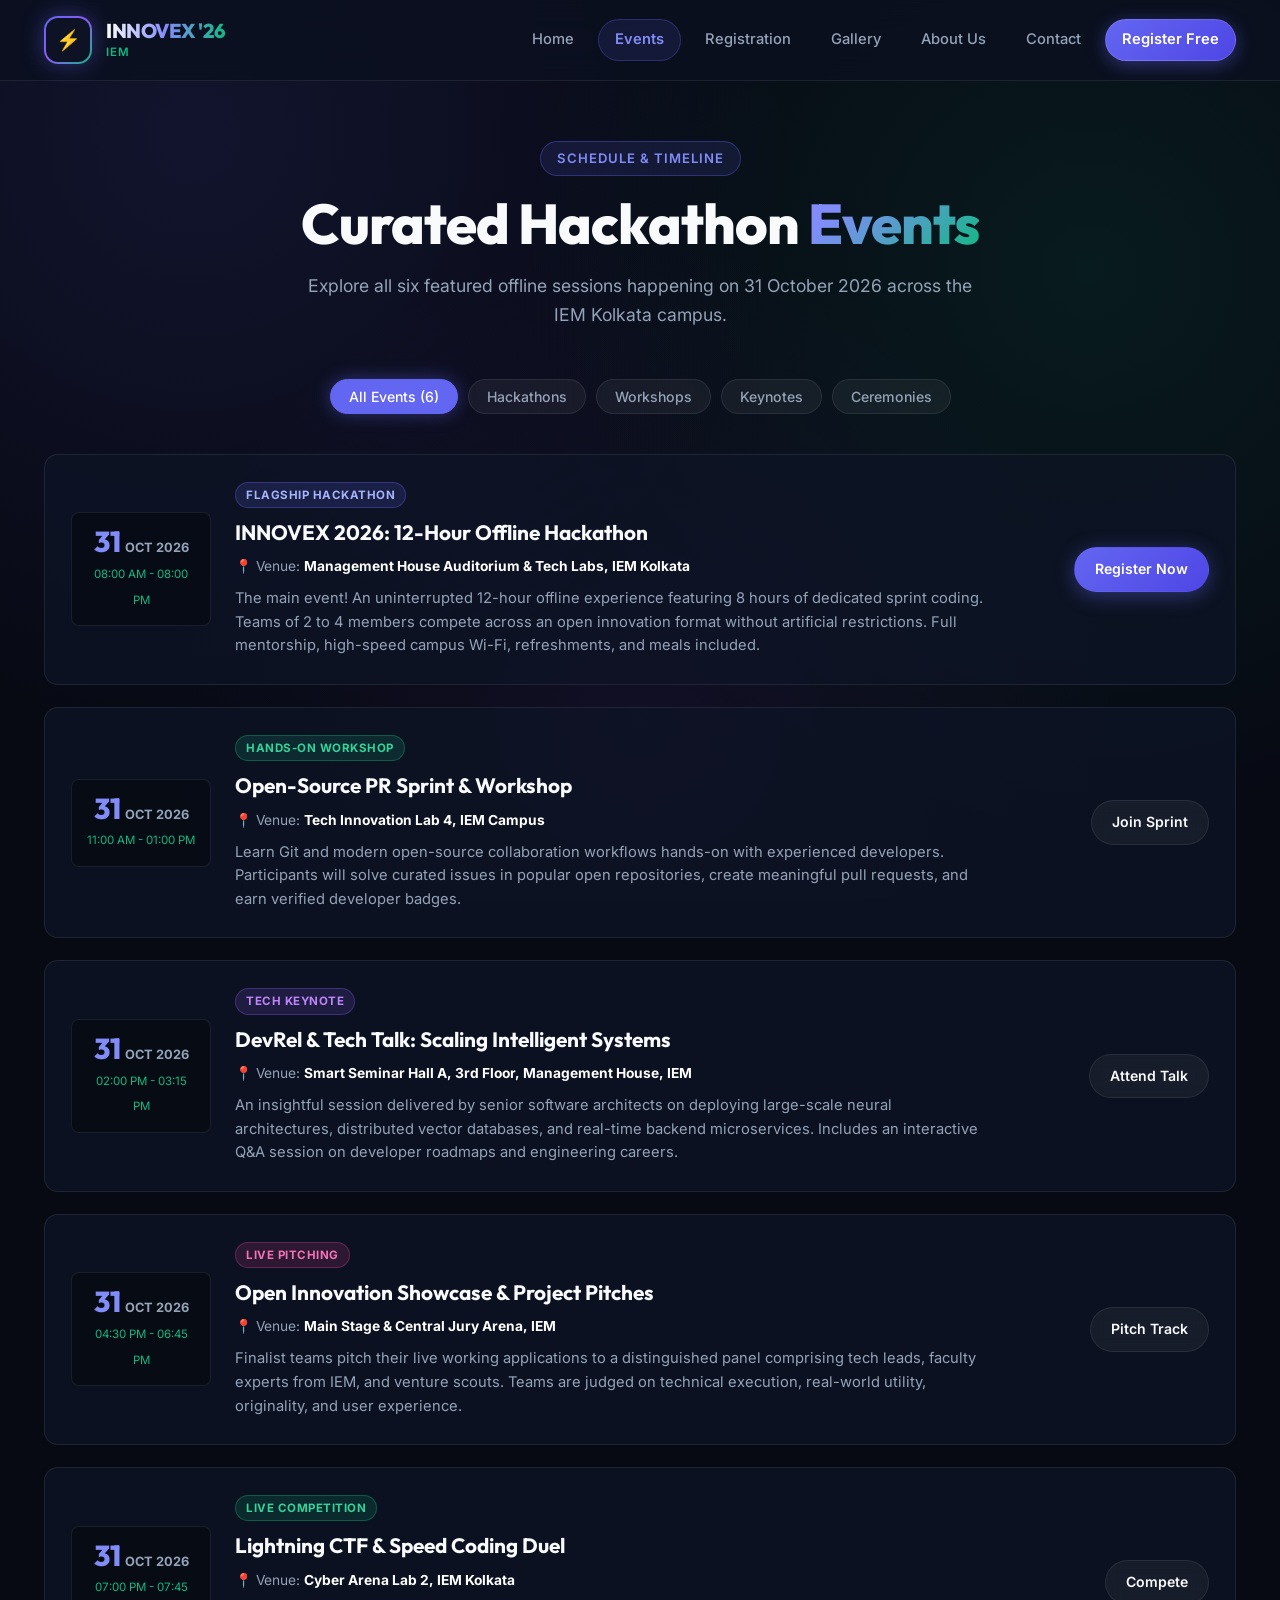
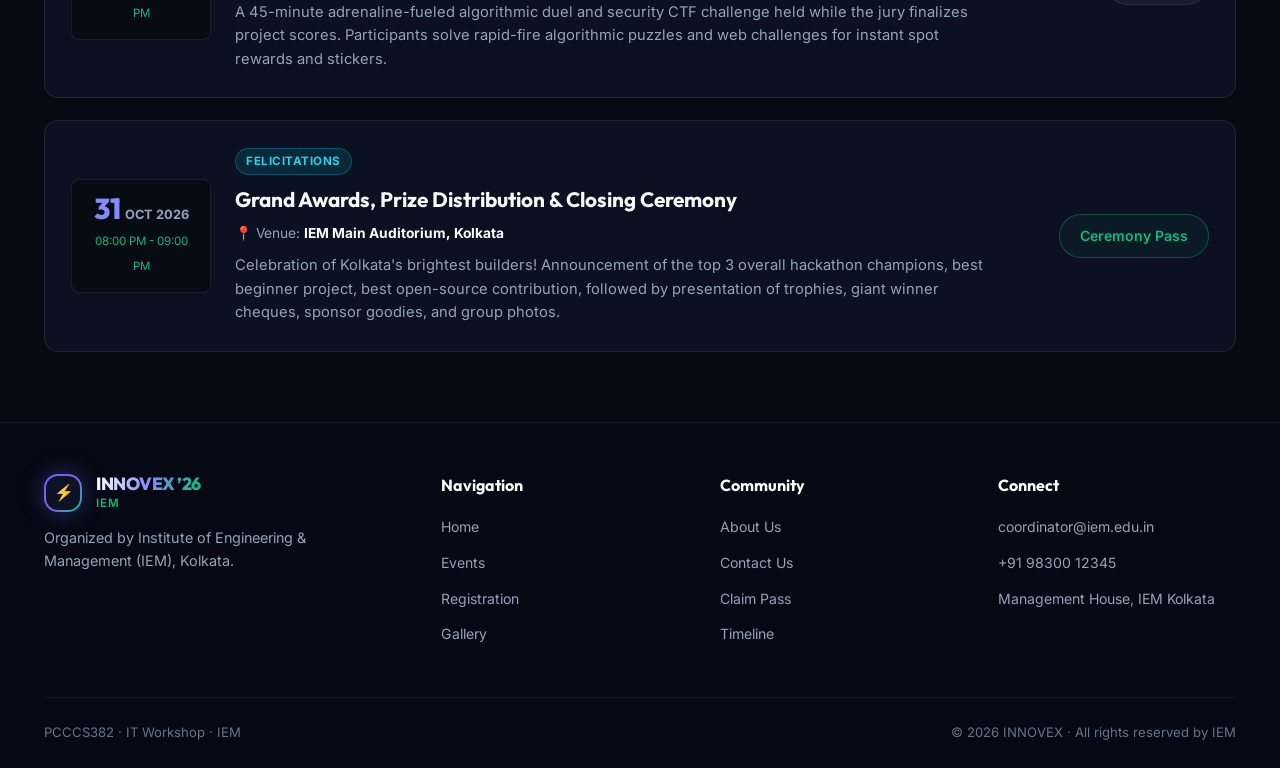
<file: events.html>
<!DOCTYPE html>
<html lang="en">
<head>
  <meta charset="UTF-8">
  <meta name="viewport" content="width=device-width, initial-scale=1.0">
  <meta name="description" content="Explore scheduled sessions for INNOVEX ’26 at IEM Kolkata on 31 October 2026.">
  <title>Event Schedule | INNOVEX ’26</title>
  <link rel="stylesheet" href="css/style.css">
  <link rel="icon" href="data:image/svg+xml,<svg xmlns=%22http://www.w3.org/2000/svg%22 viewBox=%220 0 100 100%22><text y=%22.9em%22 font-size=%2290%22>⚡</text></svg>">
</head>
<body>

  <!-- Site Navigation -->
  <header class="site-header">
    <div class="container nav-container">
      <a href="index.html" class="brand-link">
        <div class="brand-logo-badge">
          <div class="brand-logo-inner">⚡</div>
        </div>
        <div class="brand-text">
          <span class="brand-title">INNOVEX '26</span>
          <span class="brand-subtitle">IEM</span>
        </div>
      </a>

      <nav class="nav-menu" id="navMenu">
        <a href="index.html" class="nav-link">Home</a>
        <a href="events.html" class="nav-link active">Events</a>
        <a href="register.html" class="nav-link">Registration</a>
        <a href="gallery.html" class="nav-link">Gallery</a>
        <a href="about.html" class="nav-link">About Us</a>
        <a href="contact.html" class="nav-link">Contact</a>
        <a href="register.html" class="nav-link nav-cta">Register Free</a>
      </nav>

      <button class="mobile-toggle" id="mobileToggle" aria-label="Toggle navigation menu">
        <span></span>
        <span></span>
        <span></span>
      </button>
    </div>
  </header>

  <!-- Page Hero -->
  <main>
    <section class="page-hero">
      <div class="container">
        <span class="page-badge">Schedule & Timeline</span>
        <h1 class="page-title">Curated Hackathon <span>Events</span></h1>
        <p class="page-lead">
          Explore all six featured offline sessions happening on 31 October 2026 across the IEM Kolkata campus.
        </p>
      </div>
    </section>

    <!-- Events Section -->
    <section class="section-pad" style="padding-top: 10px;">
      <div class="container">

        <!-- Category Filters -->
        <div class="events-filter-bar">
          <button class="filter-btn active" data-category="all" onclick="filterEvents('all', this)">All Events (6)</button>
          <button class="filter-btn" data-category="hackathon" onclick="filterEvents('hackathon', this)">Hackathons</button>
          <button class="filter-btn" data-category="workshop" onclick="filterEvents('workshop', this)">Workshops</button>
          <button class="filter-btn" data-category="talk" onclick="filterEvents('talk', this)">Keynotes</button>
          <button class="filter-btn" data-category="ceremony" onclick="filterEvents('ceremony', this)">Ceremonies</button>
        </div>

        <!-- Event Cards List -->
        <div class="events-container" id="eventsList">

          <!-- Event 1: Flagship Hackathon -->
          <article class="event-card" data-event-type="hackathon">
            <div class="event-date-box">
              <span class="event-date-day">31</span>
              <span class="event-date-month">Oct 2026</span>
              <span class="event-date-time">08:00 AM - 08:00 PM</span>
            </div>
            <div class="event-content">
              <span class="event-badge badge-hackathon">Flagship Hackathon</span>
              <h2 class="event-content-title">INNOVEX 2026: 12-Hour Offline Hackathon</h2>
              <div class="event-venue">
                <span>📍 Venue:</span> <strong>Management House Auditorium & Tech Labs, IEM Kolkata</strong>
              </div>
              <p class="event-desc">
                The main event! An uninterrupted 12-hour offline experience featuring 8 hours of dedicated sprint coding. Teams of 2 to 4 members compete across an open innovation format without artificial restrictions. Full mentorship, high-speed campus Wi-Fi, refreshments, and meals included.
              </p>
            </div>
            <div class="event-action">
              <a href="register.html?event=innovex-hackathon" class="btn btn-primary" style="padding: 10px 20px; font-size: 0.88rem;">Register Now</a>
            </div>
          </article>

          <!-- Event 2: Open-Source Code Sprint -->
          <article class="event-card" data-event-type="workshop">
            <div class="event-date-box">
              <span class="event-date-day">31</span>
              <span class="event-date-month">Oct 2026</span>
              <span class="event-date-time">11:00 AM - 01:00 PM</span>
            </div>
            <div class="event-content">
              <span class="event-badge badge-workshop">Hands-On Workshop</span>
              <h2 class="event-content-title">Open-Source PR Sprint & Workshop</h2>
              <div class="event-venue">
                <span>📍 Venue:</span> <strong>Tech Innovation Lab 4, IEM Campus</strong>
              </div>
              <p class="event-desc">
                Learn Git and modern open-source collaboration workflows hands-on with experienced developers. Participants will solve curated issues in popular open repositories, create meaningful pull requests, and earn verified developer badges.
              </p>
            </div>
            <div class="event-action">
              <a href="register.html?event=opensource-sprint" class="btn btn-secondary" style="padding: 10px 20px; font-size: 0.88rem;">Join Sprint</a>
            </div>
          </article>

          <!-- Event 3: AI & Scalable Systems Keynote -->
          <article class="event-card" data-event-type="talk">
            <div class="event-date-box">
              <span class="event-date-day">31</span>
              <span class="event-date-month">Oct 2026</span>
              <span class="event-date-time">02:00 PM - 03:15 PM</span>
            </div>
            <div class="event-content">
              <span class="event-badge badge-talk">Tech Keynote</span>
              <h2 class="event-content-title">DevRel & Tech Talk: Scaling Intelligent Systems</h2>
              <div class="event-venue">
                <span>📍 Venue:</span> <strong>Smart Seminar Hall A, 3rd Floor, Management House, IEM</strong>
              </div>
              <p class="event-desc">
                An insightful session delivered by senior software architects on deploying large-scale neural architectures, distributed vector databases, and real-time backend microservices. Includes an interactive Q&A session on developer roadmaps and engineering careers.
              </p>
            </div>
            <div class="event-action">
              <a href="register.html?event=ai-keynote" class="btn btn-secondary" style="padding: 10px 20px; font-size: 0.88rem;">Attend Talk</a>
            </div>
          </article>

          <!-- Event 4: Project Pitches & Judging -->
          <article class="event-card" data-event-type="hackathon">
            <div class="event-date-box">
              <span class="event-date-day">31</span>
              <span class="event-date-month">Oct 2026</span>
              <span class="event-date-time">04:30 PM - 06:45 PM</span>
            </div>
            <div class="event-content">
              <span class="event-badge badge-pitch">Live Pitching</span>
              <h2 class="event-content-title">Open Innovation Showcase & Project Pitches</h2>
              <div class="event-venue">
                <span>📍 Venue:</span> <strong>Main Stage & Central Jury Arena, IEM</strong>
              </div>
              <p class="event-desc">
                Finalist teams pitch their live working applications to a distinguished panel comprising tech leads, faculty experts from IEM, and venture scouts. Teams are judged on technical execution, real-world utility, originality, and user experience.
              </p>
            </div>
            <div class="event-action">
              <a href="register.html?event=project-pitches" class="btn btn-secondary" style="padding: 10px 20px; font-size: 0.88rem;">Pitch Track</a>
            </div>
          </article>

          <!-- Event 5: Lightning CTF & Code Duel -->
          <article class="event-card" data-event-type="workshop">
            <div class="event-date-box">
              <span class="event-date-day">31</span>
              <span class="event-date-month">Oct 2026</span>
              <span class="event-date-time">07:00 PM - 07:45 PM</span>
            </div>
            <div class="event-content">
              <span class="event-badge badge-workshop">Live Competition</span>
              <h2 class="event-content-title">Lightning CTF & Speed Coding Duel</h2>
              <div class="event-venue">
                <span>📍 Venue:</span> <strong>Cyber Arena Lab 2, IEM Kolkata</strong>
              </div>
              <p class="event-desc">
                A 45-minute adrenaline-fueled algorithmic duel and security CTF challenge held while the jury finalizes project scores. Participants solve rapid-fire algorithmic puzzles and web challenges for instant spot rewards and stickers.
              </p>
            </div>
            <div class="event-action">
              <a href="register.html?event=lightning-ctf" class="btn btn-secondary" style="padding: 10px 20px; font-size: 0.88rem;">Compete</a>
            </div>
          </article>

          <!-- Event 6: Grand Awards & Closing Ceremony -->
          <article class="event-card" data-event-type="ceremony">
            <div class="event-date-box">
              <span class="event-date-day">31</span>
              <span class="event-date-month">Oct 2026</span>
              <span class="event-date-time">08:00 PM - 09:00 PM</span>
            </div>
            <div class="event-content">
              <span class="event-badge badge-ceremony">Felicitations</span>
              <h2 class="event-content-title">Grand Awards, Prize Distribution & Closing Ceremony</h2>
              <div class="event-venue">
                <span>📍 Venue:</span> <strong>IEM Main Auditorium, Kolkata</strong>
              </div>
              <p class="event-desc">
                Celebration of Kolkata's brightest builders! Announcement of the top 3 overall hackathon champions, best beginner project, best open-source contribution, followed by presentation of trophies, giant winner cheques, sponsor goodies, and group photos.
              </p>
            </div>
            <div class="event-action">
              <a href="register.html?event=awards-ceremony" class="btn btn-outline-cyan" style="padding: 10px 20px; font-size: 0.88rem;">Ceremony Pass</a>
            </div>
          </article>

        </div>
      </div>
    </section>
  </main>

  <!-- Site Footer -->
  <footer class="site-footer">
    <div class="container">
      <div class="footer-top">
        <div class="footer-brand">
          <div class="brand-link">
            <div class="brand-logo-badge" style="width: 38px; height: 38px;">
              <div class="brand-logo-inner" style="font-size: 16px;">⚡</div>
            </div>
            <div class="brand-text">
              <span class="brand-title" style="font-size: 1.1rem;">INNOVEX ’26</span>
              <span class="brand-subtitle">IEM</span>
            </div>
          </div>
          <p>
            Organized by Institute of Engineering & Management (IEM), Kolkata.
          </p>
        </div>

        <div class="footer-col">
          <h5>Navigation</h5>
          <ul>
            <li><a href="index.html">Home</a></li>
            <li><a href="events.html">Events</a></li>
            <li><a href="register.html">Registration</a></li>
            <li><a href="gallery.html">Gallery</a></li>
          </ul>
        </div>

        <div class="footer-col">
          <h5>Community</h5>
          <ul>
            <li><a href="about.html">About Us</a></li>
            <li><a href="contact.html">Contact Us</a></li>
            <li><a href="register.html">Claim Pass</a></li>
            <li><a href="events.html">Timeline</a></li>
          </ul>
        </div>

        <div class="footer-col">
          <h5>Connect</h5>
          <ul>
            <li><a href="mailto:coordinator@iem.edu.in">coordinator@iem.edu.in</a></li>
            <li><a href="tel:+919830012345">+91 98300 12345</a></li>
            <li><a href="contact.html">Management House, IEM Kolkata</a></li>
          </ul>
        </div>
      </div>

      <div class="footer-bottom">
        <div>PCCCS382 · IT Workshop · IEM</div>
        <div>© 2026 INNOVEX · All rights reserved by IEM</div>
      </div>
    </div>
  </footer>

  <script src="js/main.js"></script>
  <script>
    // Event category filtering script
    function filterEvents(category, btnEl) {
      document.querySelectorAll('.filter-btn').forEach(b => b.classList.remove('active'));
      btnEl.classList.add('active');

      const cards = document.querySelectorAll('.event-card');
      cards.forEach(card => {
        const type = card.getAttribute('data-event-type');
        if (category === 'all' || type === category) {
          card.style.display = 'grid';
        } else {
          card.style.display = 'none';
        }
      });
    }
  </script>
</body>
</html>
</file>
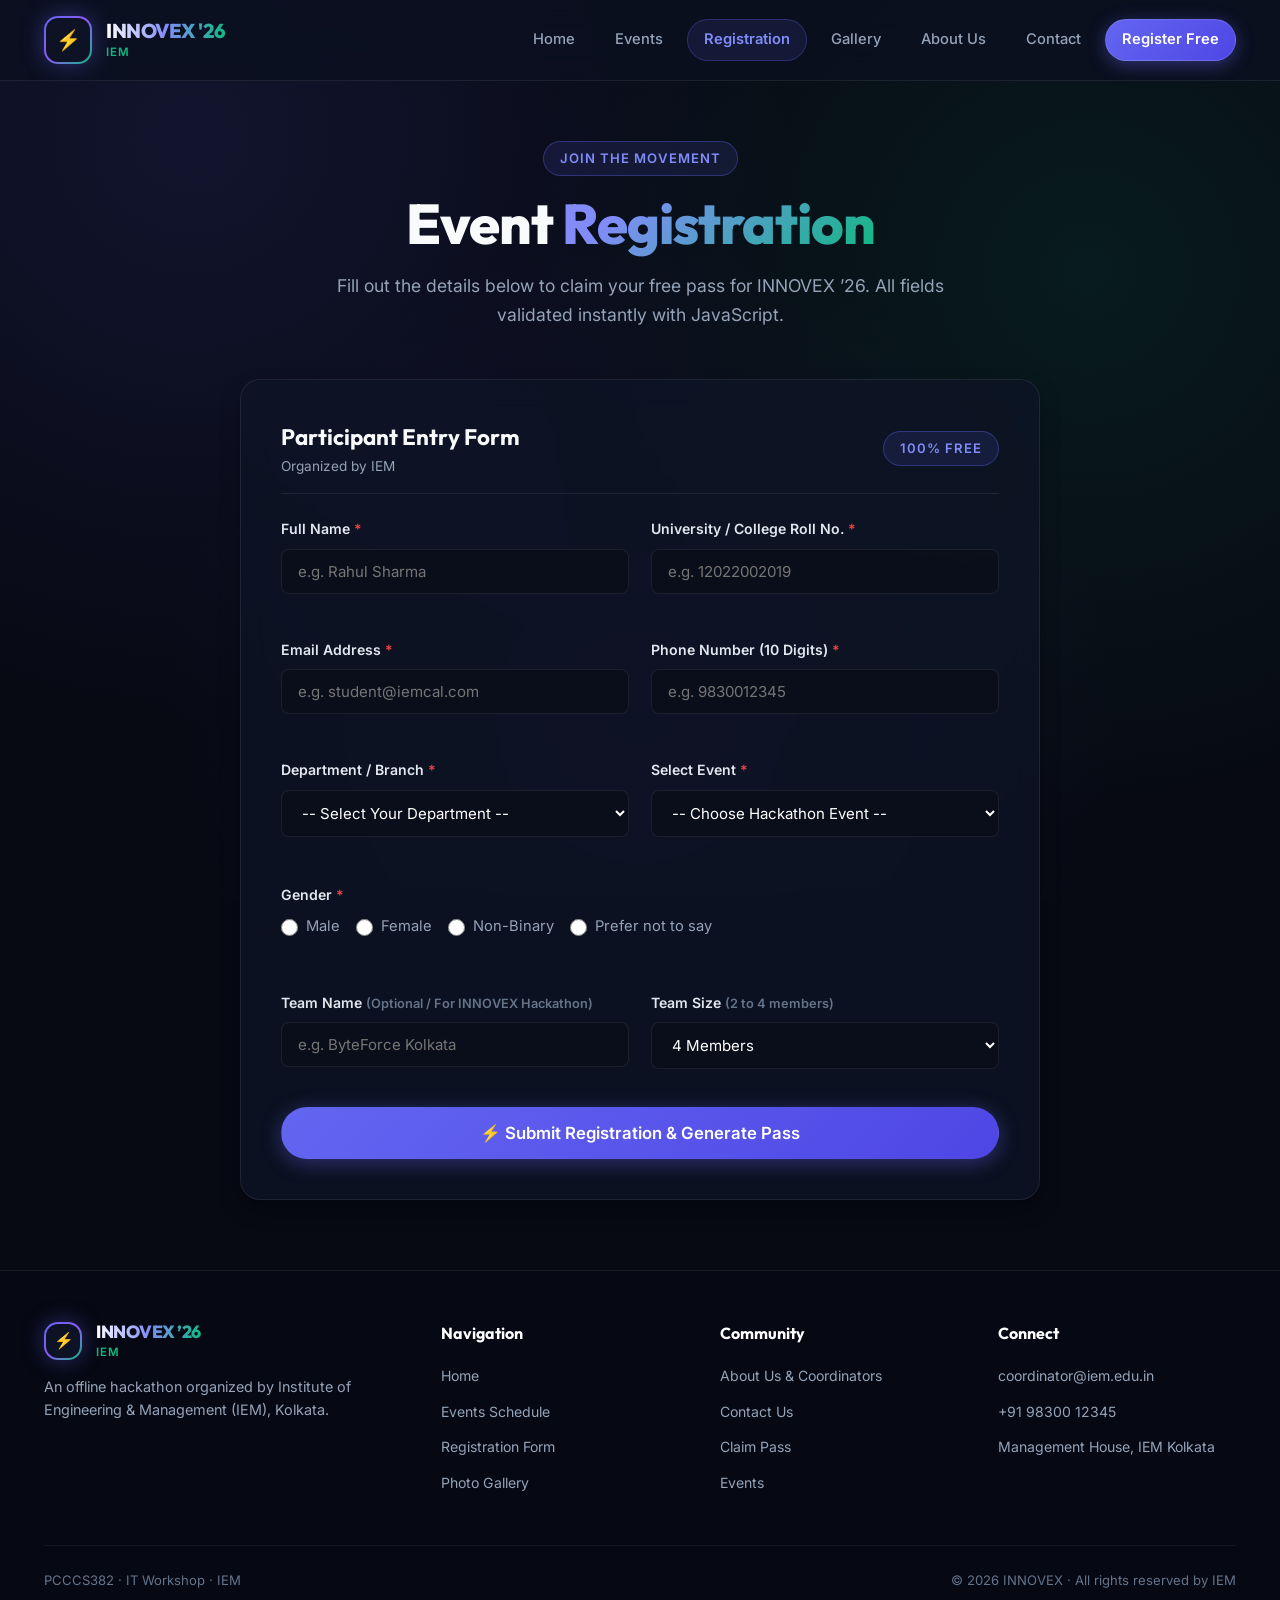
<file: register.html>
<!DOCTYPE html>
<html lang="en">
<head>
  <meta charset="UTF-8">
  <meta name="viewport" content="width=device-width, initial-scale=1.0">
  <meta name="description" content="Register for INNOVEX ’26 at IEM Kolkata. Free registration for university students.">
  <title>Event Registration | INNOVEX ’26</title>
  <link rel="stylesheet" href="css/style.css">
  <link rel="icon" href="data:image/svg+xml,<svg xmlns=%22http://www.w3.org/2000/svg%22 viewBox=%220 0 100 100%22><text y=%22.9em%22 font-size=%2290%22>⚡</text></svg>">
</head>
<body>

  <!-- Site Navigation -->
  <header class="site-header">
    <div class="container nav-container">
      <a href="index.html" class="brand-link">
        <div class="brand-logo-badge">
          <div class="brand-logo-inner">⚡</div>
        </div>
        <div class="brand-text">
          <span class="brand-title">INNOVEX '26</span>
          <span class="brand-subtitle">IEM</span>
        </div>
      </a>

      <nav class="nav-menu" id="navMenu">
        <a href="index.html" class="nav-link">Home</a>
        <a href="events.html" class="nav-link">Events</a>
        <a href="register.html" class="nav-link active">Registration</a>
        <a href="gallery.html" class="nav-link">Gallery</a>
        <a href="about.html" class="nav-link">About Us</a>
        <a href="contact.html" class="nav-link">Contact</a>
        <a href="register.html" class="nav-link nav-cta">Register Free</a>
      </nav>

      <button class="mobile-toggle" id="mobileToggle" aria-label="Toggle navigation menu">
        <span></span>
        <span></span>
        <span></span>
      </button>
    </div>
  </header>

  <!-- Page Hero -->
  <main>
    <section class="page-hero">
      <div class="container">
        <span class="page-badge">Join The Movement</span>
        <h1 class="page-title">Event <span>Registration</span></h1>
        <p class="page-lead">
          Fill out the details below to claim your free pass for INNOVEX ’26.
          All fields validated instantly with JavaScript.
        </p>
      </div>
    </section>

    <!-- Registration Form Section -->
    <section class="section-pad" style="padding-top: 10px;">
      <div class="container">
        <div class="form-shell">
          <div style="margin-bottom: 24px; padding-bottom: 16px; border-bottom: 1px solid var(--border-color); display: flex; justify-content: space-between; align-items: center;">
            <div>
              <h2 style="font-family: var(--font-display); font-size: 1.4rem;">Participant Entry Form</h2>
              <p style="font-size: 0.85rem; color: var(--text-secondary);">Organized by IEM</p>
            </div>
            <span class="page-badge" style="margin-bottom: 0;">100% Free</span>
          </div>

          <form id="registrationForm" novalidate>
            <div class="form-grid">

              <!-- 1. Full Name -->
              <div class="form-group">
                <label for="fullName" class="form-label">Full Name <span class="req">*</span></label>
                <input type="text" id="fullName" class="form-input" placeholder="e.g. Rahul Sharma" autocomplete="name" required>
                <span class="field-error" id="nameError"></span>
              </div>

              <!-- 2. Roll No -->
              <div class="form-group">
                <label for="rollNo" class="form-label">University / College Roll No. <span class="req">*</span></label>
                <input type="text" id="rollNo" class="form-input" placeholder="e.g. 12022002019" required>
                <span class="field-error" id="rollError"></span>
              </div>

              <!-- 3. Email Address -->
              <div class="form-group">
                <label for="email" class="form-label">Email Address <span class="req">*</span></label>
                <input type="email" id="email" class="form-input" placeholder="e.g. student@iemcal.com" autocomplete="email" required>
                <span class="field-error" id="emailError"></span>
              </div>

              <!-- 4. Phone Number -->
              <div class="form-group">
                <label for="phone" class="form-label">Phone Number (10 Digits) <span class="req">*</span></label>
                <input type="tel" id="phone" class="form-input" placeholder="e.g. 9830012345" maxlength="10" autocomplete="tel" required>
                <span class="field-error" id="phoneError"></span>
              </div>

              <!-- 5. Department -->
              <div class="form-group">
                <label for="department" class="form-label">Department / Branch <span class="req">*</span></label>
                <select id="department" class="form-select" required>
                  <option value="">-- Select Your Department --</option>
                  <option value="Computer Science & Engineering">Computer Science & Engineering</option>
                  <option value="Information Technology">Information Technology</option>
                  <option value="Electronics & Communication">Electronics & Communication</option>
                  <option value="Electrical Engineering">Electrical Engineering</option>
                  <option value="Mechanical Engineering">Mechanical Engineering</option>
                  <option value="BCA / MCA">BCA / MCA</option>
                  <option value="Other Technical Branch">Other Technical Branch / Other Institution</option>
                </select>
                <span class="field-error" id="deptError"></span>
              </div>

              <!-- 6. Event Selection -->
              <div class="form-group">
                <label for="eventSelect" class="form-label">Select Event <span class="req">*</span></label>
                <select id="eventSelect" class="form-select" required>
                  <option value="">-- Choose Hackathon Event --</option>
                  <option value="innovex-hackathon">INNOVEX: 12-Hour Flagship Hackathon</option>
                  <option value="opensource-sprint">Open-Source PR Sprint & Workshop</option>
                  <option value="ai-keynote">DevRel & Tech Talk: Scaling Intelligent Systems</option>
                  <option value="project-pitches">Open Innovation Showcase & Project Pitches</option>
                  <option value="lightning-ctf">Lightning CTF & Speed Coding Duel</option>
                  <option value="awards-ceremony">Grand Awards & Closing Ceremony</option>
                </select>
                <span class="field-error" id="eventError"></span>
              </div>

              <!-- 7. Gender -->
              <div class="form-group-full">
                <label class="form-label">Gender <span class="req">*</span></label>
                <div class="gender-options">
                  <label class="gender-label">
                    <input type="radio" name="gender" value="Male">
                    <span>Male</span>
                  </label>
                  <label class="gender-label">
                    <input type="radio" name="gender" value="Female">
                    <span>Female</span>
                  </label>
                  <label class="gender-label">
                    <input type="radio" name="gender" value="Non-Binary">
                    <span>Non-Binary</span>
                  </label>
                  <label class="gender-label">
                    <input type="radio" name="gender" value="Prefer Not To Say">
                    <span>Prefer not to say</span>
                  </label>
                </div>
                <span class="field-error" id="genderError"></span>
              </div>

              <!-- Bonus Hackathon Team fields -->
              <div class="form-group">
                <label for="teamName" class="form-label">Team Name <span style="font-size: 0.8rem; color: var(--text-muted);">(Optional / For INNOVEX Hackathon)</span></label>
                <input type="text" id="teamName" class="form-input" placeholder="e.g. ByteForce Kolkata">
              </div>

              <div class="form-group">
                <label for="teamSize" class="form-label">Team Size <span style="font-size: 0.8rem; color: var(--text-muted);">(2 to 4 members)</span></label>
                <select id="teamSize" class="form-select">
                  <option value="2">2 Members</option>
                  <option value="3">3 Members</option>
                  <option value="4" selected>4 Members</option>
                  <option value="Individual">Individual (Looking for teammates)</option>
                </select>
              </div>

              <!-- Submit button -->
              <div class="form-group-full" style="margin-top: 16px;">
                <button type="submit" class="btn btn-primary" style="width: 100%; padding: 15px; font-size: 1.05rem;" id="submitRegBtn">
                  <span>⚡ Submit Registration & Generate Pass</span>
                </button>
              </div>

            </div>
          </form>
        </div>
      </div>
    </section>
  </main>

  <!-- Registration Success Ticket Modal (JavaScript Feature) -->
  <div class="modal-overlay" id="ticketModal" role="dialog" aria-modal="true" aria-labelledby="modalTitle">
    <div class="modal-box">
      <button class="modal-close-btn" id="closeModalBtn" aria-label="Close modal">&times;</button>
      
      <div style="text-align: center; margin-bottom: 16px;">
        <span style="font-size: 2.2rem; display: block; margin-bottom: 6px;">🎉</span>
        <h3 id="modalTitle" style="font-family: var(--font-display); font-size: 1.5rem; color: #ffffff;">Registration Confirmed!</h3>
        <p style="color: var(--text-secondary); font-size: 0.88rem;">Welcome to INNOVEX ’26. Here is your official entry pass.</p>
      </div>

      <!-- Ticket Visual Card -->
      <div class="ticket-wrapper" id="printableTicket">
        <div class="ticket-header">
          <div>
            <div style="font-size: 0.75rem; text-transform: uppercase; color: var(--primary-light); font-weight: 700;">Official Participant Pass</div>
            <div style="font-family: var(--font-display); font-weight: 800; font-size: 1.15rem;">INNOVEX ’26 · IEM</div>
          </div>
          <div class="ticket-id" id="passTicketId">INX26-103948</div>
        </div>

        <div class="ticket-details-grid">
          <div class="ticket-field">
            <div class="lbl">Participant Name</div>
            <div class="val" id="passName">--</div>
          </div>
          <div class="ticket-field">
            <div class="lbl">Roll Number</div>
            <div class="val" id="passRoll">--</div>
          </div>
          <div class="ticket-field">
            <div class="lbl">Department</div>
            <div class="val" id="passDept">--</div>
          </div>
          <div class="ticket-field">
            <div class="lbl">Gender</div>
            <div class="val" id="passGender">--</div>
          </div>
          <div class="ticket-field" style="grid-column: span 2;">
            <div class="lbl">Registered Event</div>
            <div class="val" id="passEvent" style="color: var(--secondary);">--</div>
          </div>
          <div class="ticket-field">
            <div class="lbl">Email</div>
            <div class="val" id="passEmail" style="font-size: 0.8rem; word-break: break-all;">--</div>
          </div>
          <div class="ticket-field">
            <div class="lbl">Phone</div>
            <div class="val" id="passPhone">--</div>
          </div>
        </div>

        <!-- Simulated Barcode & Security Hologram -->
        <div style="margin-top: 18px; padding-top: 12px; border-top: 1px dashed rgba(255, 255, 255, 0.15); display: flex; justify-content: space-between; align-items: center;">
          <div style="font-size: 0.72rem; color: var(--text-muted);">
            📍 Venue: IEM Kolkata Management House | Oct 31, 2026
          </div>
          <div style="padding: 4px 10px; background: rgba(16, 185, 129, 0.1); border: 1px solid var(--secondary); border-radius: 4px; font-family: var(--font-mono); font-size: 0.7rem; color: var(--secondary);">
            VALID ENTRY
          </div>
        </div>
      </div>

      <!-- Action buttons -->
      <div style="display: flex; gap: 12px; justify-content: flex-end; margin-top: 20px;">
        <button type="button" class="btn btn-secondary" id="copyTicketBtn" style="padding: 8px 18px; font-size: 0.85rem;">
          📋 Copy Ticket ID
        </button>
        <button type="button" class="btn btn-primary" id="printTicketBtn" style="padding: 8px 18px; font-size: 0.85rem;">
          🖨️ Print Pass
        </button>
      </div>
    </div>
  </div>

  <!-- Site Footer -->
  <footer class="site-footer">
    <div class="container">
      <div class="footer-top">
        <div class="footer-brand">
          <div class="brand-link">
            <div class="brand-logo-badge" style="width: 38px; height: 38px;">
              <div class="brand-logo-inner" style="font-size: 16px;">⚡</div>
            </div>
            <div class="brand-text">
              <span class="brand-title" style="font-size: 1.1rem;">INNOVEX ’26</span>
              <span class="brand-subtitle">IEM</span>
            </div>
          </div>
          <p>
            An offline hackathon organized by Institute of Engineering & Management (IEM), Kolkata.
          </p>
        </div>

        <div class="footer-col">
          <h5>Navigation</h5>
          <ul>
            <li><a href="index.html">Home</a></li>
            <li><a href="events.html">Events Schedule</a></li>
            <li><a href="register.html">Registration Form</a></li>
            <li><a href="gallery.html">Photo Gallery</a></li>
          </ul>
        </div>

        <div class="footer-col">
          <h5>Community</h5>
          <ul>
            <li><a href="about.html">About Us & Coordinators</a></li>
            <li><a href="contact.html">Contact Us</a></li>
            <li><a href="register.html">Claim Pass</a></li>
            <li><a href="events.html">Events</a></li>
          </ul>
        </div>

        <div class="footer-col">
          <h5>Connect</h5>
          <ul>
            <li><a href="mailto:coordinator@iem.edu.in">coordinator@iem.edu.in</a></li>
            <li><a href="tel:+919830012345">+91 98300 12345</a></li>
            <li><a href="contact.html">Management House, IEM Kolkata</a></li>
          </ul>
        </div>
      </div>

      <div class="footer-bottom">
        <div>PCCCS382 · IT Workshop · IEM</div>
        <div>© 2026 INNOVEX · All rights reserved by IEM</div>
      </div>
    </div>
  </footer>

  <script src="js/main.js"></script>
  <script src="js/register.js"></script>
</body>
</html>
</file>
<file: css/style.css>
/* ==========================================================================
   INNOVEX ’26 - OFFICIAL DESIGN SYSTEM & STYLES
   Organized by IEM
   Course: PCCCS382 · IT Workshop
   ========================================================================== */

@import url('https://fonts.googleapis.com/css2?family=Inter:wght@300;400;500;600;700&family=Outfit:wght@500;600;700;800;900&family=JetBrains+Mono:wght@400;600&display=swap');

:root {
  --bg-primary: #070913;
  --bg-secondary: #0d1224;
  --bg-card: rgba(14, 20, 38, 0.75);
  --bg-card-hover: rgba(22, 31, 58, 0.85);
  --bg-glass: rgba(11, 16, 32, 0.82);
  
  --primary: #6366f1;
  --primary-glow: rgba(99, 102, 241, 0.4);
  --primary-light: #818cf8;
  --secondary: #10b981;
  --secondary-glow: rgba(16, 185, 129, 0.35);
  --accent-purple: #8b5cf6;
  --accent-cyan: #06b6d4;
  --accent-pink: #ec4899;
  --accent-amber: #f59e0b;
  
  --text-primary: #f8fafc;
  --text-secondary: #94a3b8;
  --text-muted: #64748b;
  --border-color: rgba(255, 255, 255, 0.08);
  --border-hover: rgba(99, 102, 241, 0.45);
  --border-glow: rgba(16, 185, 129, 0.4);
  
  --font-main: 'Inter', -apple-system, BlinkMacSystemFont, sans-serif;
  --font-display: 'Outfit', sans-serif;
  --font-mono: 'JetBrains Mono', monospace;
  
  --radius-sm: 8px;
  --radius-md: 14px;
  --radius-lg: 20px;
  --radius-full: 9999px;
  
  --shadow-sm: 0 4px 6px -1px rgba(0, 0, 0, 0.2);
  --shadow-md: 0 10px 25px -5px rgba(0, 0, 0, 0.4);
  --shadow-glow: 0 0 35px var(--primary-glow);
  --shadow-cyan: 0 0 30px var(--secondary-glow);
  
  --transition-fast: 0.2s cubic-bezier(0.4, 0, 0.2, 1);
  --transition-normal: 0.3s cubic-bezier(0.4, 0, 0.2, 1);
  --transition-bounce: 0.4s cubic-bezier(0.34, 1.56, 0.64, 1);
}

/* Base Resets */
*, *::before, *::after {
  margin: 0;
  padding: 0;
  box-sizing: border-box;
}

html {
  scroll-behavior: smooth;
  font-size: 16px;
  background-color: var(--bg-primary);
  color: var(--text-primary);
}

body {
  font-family: var(--font-main);
  line-height: 1.6;
  min-height: 100vh;
  display: flex;
  flex-direction: column;
  overflow-x: hidden;
  background: 
    radial-gradient(circle at 15% 15%, rgba(99, 102, 241, 0.12) 0%, transparent 45%),
    radial-gradient(circle at 85% 30%, rgba(16, 185, 129, 0.10) 0%, transparent 45%),
    radial-gradient(circle at 50% 80%, rgba(139, 92, 246, 0.08) 0%, transparent 50%),
    var(--bg-primary);
  background-attachment: fixed;
}

a {
  color: inherit;
  text-decoration: none;
  transition: var(--transition-fast);
}

img {
  max-width: 100%;
  height: auto;
  display: block;
}

ul {
  list-style: none;
}

button, input, select, textarea {
  font-family: inherit;
}

/* Layout Container */
.container {
  width: 100%;
  max-width: 1240px;
  margin: 0 auto;
  padding: 0 24px;
}

/* Modern Header & Glass Navbar */
.site-header {
  position: sticky;
  top: 0;
  z-index: 1000;
  background: var(--bg-glass);
  backdrop-filter: blur(16px);
  -webkit-backdrop-filter: blur(16px);
  border-bottom: 1px solid var(--border-color);
  transition: var(--transition-normal);
}

.nav-container {
  display: flex;
  align-items: center;
  justify-content: space-between;
  height: 80px;
}

.brand-link {
  display: flex;
  align-items: center;
  gap: 14px;
}

.brand-logo-badge {
  width: 48px;
  height: 48px;
  border-radius: var(--radius-md);
  background: linear-gradient(135deg, #6366f1 0%, #8b5cf6 50%, #10b981 100%);
  padding: 2px;
  display: flex;
  align-items: center;
  justify-content: center;
  box-shadow: 0 0 22px var(--primary-glow);
}

.brand-logo-inner {
  width: 100%;
  height: 100%;
  background: var(--bg-secondary);
  border-radius: 12px;
  display: flex;
  align-items: center;
  justify-content: center;
  color: #818cf8;
  font-family: var(--font-display);
  font-weight: 800;
  font-size: 20px;
  letter-spacing: -1px;
}

.brand-text {
  display: flex;
  flex-direction: column;
}

.brand-title {
  font-family: var(--font-display);
  font-size: 1.25rem;
  font-weight: 800;
  letter-spacing: -0.5px;
  background: linear-gradient(to right, #ffffff, #818cf8, #10b981);
  -webkit-background-clip: text;
  -webkit-text-fill-color: transparent;
  line-height: 1.2;
}

.brand-subtitle {
  font-size: 0.72rem;
  font-weight: 600;
  color: var(--secondary);
  letter-spacing: 1px;
  text-transform: uppercase;
}

/* Nav Links */
.nav-menu {
  display: flex;
  align-items: center;
  gap: 8px;
}

.nav-link {
  padding: 8px 16px;
  border-radius: var(--radius-full);
  font-size: 0.92rem;
  font-weight: 500;
  color: var(--text-secondary);
  transition: var(--transition-fast);
  position: relative;
}

.nav-link:hover {
  color: #ffffff;
  background: rgba(255, 255, 255, 0.05);
}

.nav-link.active {
  color: #818cf8;
  background: rgba(99, 102, 241, 0.12);
  font-weight: 600;
  border: 1px solid rgba(99, 102, 241, 0.3);
}

.nav-cta {
  background: linear-gradient(135deg, #6366f1 0%, #4f46e5 100%);
  color: #ffffff !important;
  font-weight: 600 !important;
  box-shadow: 0 4px 18px rgba(99, 102, 241, 0.4);
  border: 1px solid rgba(255, 255, 255, 0.15) !important;
}

.nav-cta:hover {
  transform: translateY(-2px);
  box-shadow: 0 6px 24px rgba(99, 102, 241, 0.65);
}

/* Mobile Hamburger */
.mobile-toggle {
  display: none;
  background: none;
  border: none;
  cursor: pointer;
  padding: 8px;
  color: var(--text-primary);
}

.mobile-toggle span {
  display: block;
  width: 24px;
  height: 2px;
  background: var(--text-primary);
  margin: 5px 0;
  transition: var(--transition-fast);
  border-radius: 2px;
}

/* Buttons */
.btn {
  display: inline-flex;
  align-items: center;
  justify-content: center;
  gap: 10px;
  padding: 13px 26px;
  border-radius: var(--radius-full);
  font-size: 0.95rem;
  font-weight: 600;
  cursor: pointer;
  transition: var(--transition-normal);
  border: 1px solid transparent;
  text-decoration: none;
}

.btn-primary {
  background: linear-gradient(135deg, #6366f1 0%, #4f46e5 100%);
  color: #ffffff;
  box-shadow: 0 4px 20px rgba(99, 102, 241, 0.4);
}

.btn-primary:hover {
  transform: translateY(-2px);
  box-shadow: 0 8px 30px rgba(99, 102, 241, 0.65);
  border-color: rgba(255, 255, 255, 0.25);
}

.btn-secondary {
  background: rgba(255, 255, 255, 0.05);
  color: var(--text-primary);
  border: 1px solid var(--border-color);
  backdrop-filter: blur(8px);
}

.btn-secondary:hover {
  background: rgba(99, 102, 241, 0.12);
  border-color: rgba(99, 102, 241, 0.4);
  transform: translateY(-2px);
}

.btn-outline-cyan {
  background: rgba(16, 185, 129, 0.06);
  color: var(--secondary);
  border: 1px solid rgba(16, 185, 129, 0.35);
}

.btn-outline-cyan:hover {
  background: rgba(16, 185, 129, 0.18);
  box-shadow: 0 0 20px var(--secondary-glow);
  transform: translateY(-2px);
}

/* Page Header Banner */
.page-hero {
  padding: 60px 0 40px;
  text-align: center;
  position: relative;
}

.page-badge {
  display: inline-flex;
  align-items: center;
  gap: 8px;
  padding: 6px 16px;
  border-radius: var(--radius-full);
  background: rgba(99, 102, 241, 0.12);
  border: 1px solid rgba(99, 102, 241, 0.35);
  color: var(--primary-light);
  font-size: 0.82rem;
  font-weight: 600;
  text-transform: uppercase;
  letter-spacing: 1px;
  margin-bottom: 16px;
}

.page-title {
  font-family: var(--font-display);
  font-size: clamp(2.2rem, 5vw, 3.5rem);
  font-weight: 800;
  letter-spacing: -1px;
  line-height: 1.15;
  margin-bottom: 16px;
}

.page-title span {
  background: linear-gradient(135deg, #818cf8 20%, #10b981 100%);
  -webkit-background-clip: text;
  -webkit-text-fill-color: transparent;
}

.page-lead {
  max-width: 680px;
  margin: 0 auto;
  color: var(--text-secondary);
  font-size: 1.1rem;
}

/* Cards & Glassmorphism */
.glass-card {
  background: var(--bg-card);
  backdrop-filter: blur(12px);
  -webkit-backdrop-filter: blur(12px);
  border: 1px solid var(--border-color);
  border-radius: var(--radius-lg);
  padding: 30px;
  transition: var(--transition-normal);
  position: relative;
  overflow: hidden;
}

.glass-card::before {
  content: '';
  position: absolute;
  top: 0;
  left: 0;
  right: 0;
  height: 2px;
  background: linear-gradient(90deg, transparent, rgba(99, 102, 241, 0.5), transparent);
  opacity: 0;
  transition: var(--transition-normal);
}

.glass-card:hover {
  transform: translateY(-5px);
  border-color: var(--border-hover);
  box-shadow: 0 15px 35px -5px rgba(0, 0, 0, 0.5), 0 0 25px rgba(99, 102, 241, 0.2);
}

.glass-card:hover::before {
  opacity: 1;
}

/* Section Common Styling */
.section-pad {
  padding: 70px 0;
}

.section-head {
  text-align: center;
  max-width: 700px;
  margin: 0 auto 50px;
}

.section-tag {
  display: inline-block;
  font-size: 0.8rem;
  font-weight: 700;
  text-transform: uppercase;
  letter-spacing: 1.5px;
  color: var(--secondary);
  margin-bottom: 8px;
}

.section-title {
  font-family: var(--font-display);
  font-size: clamp(1.8rem, 3.5vw, 2.6rem);
  font-weight: 800;
  letter-spacing: -0.5px;
  margin-bottom: 14px;
}

.section-subtitle {
  color: var(--text-secondary);
  font-size: 1.05rem;
}

/* ==========================================================================
   PAGE 1: HOME PAGE
   ========================================================================== */

.hero-section {
  padding: 60px 0 80px;
  position: relative;
}

.hero-grid {
  display: grid;
  grid-template-columns: 1.15fr 0.85fr;
  gap: 50px;
  align-items: center;
}

.college-pill {
  display: inline-flex;
  align-items: center;
  gap: 10px;
  padding: 8px 18px;
  background: rgba(99, 102, 241, 0.1);
  border: 1px solid rgba(99, 102, 241, 0.25);
  border-radius: var(--radius-full);
  font-size: 0.86rem;
  color: var(--text-secondary);
  margin-bottom: 24px;
}

.college-pill .dot {
  width: 8px;
  height: 8px;
  border-radius: 50%;
  background: var(--secondary);
  box-shadow: 0 0 10px var(--secondary);
}

.hero-title {
  font-family: var(--font-display);
  font-size: clamp(2.6rem, 5.2vw, 4.4rem);
  font-weight: 900;
  line-height: 1.1;
  letter-spacing: -1.5px;
  margin-bottom: 22px;
}

.hero-title .gradient-text {
  background: linear-gradient(135deg, #818cf8 0%, #6366f1 45%, #10b981 100%);
  -webkit-background-clip: text;
  -webkit-text-fill-color: transparent;
}

.hero-desc {
  font-size: 1.15rem;
  color: var(--text-secondary);
  margin-bottom: 34px;
  line-height: 1.7;
}

.hero-actions {
  display: flex;
  flex-wrap: wrap;
  gap: 16px;
  margin-bottom: 40px;
}

.hero-meta-badges {
  display: flex;
  flex-wrap: wrap;
  gap: 20px;
  padding-top: 24px;
  border-top: 1px solid var(--border-color);
}

.meta-item {
  display: flex;
  align-items: center;
  gap: 10px;
  color: var(--text-secondary);
  font-size: 0.9rem;
}

.meta-icon {
  width: 34px;
  height: 34px;
  border-radius: 8px;
  background: rgba(255, 255, 255, 0.05);
  display: flex;
  align-items: center;
  justify-content: center;
  color: var(--primary-light);
  font-size: 1rem;
}

/* Hero Right Box: Live Countdown & Stats Card */
.hero-card {
  background: linear-gradient(145deg, rgba(17, 24, 46, 0.85) 0%, rgba(13, 18, 34, 0.9) 100%);
  border: 1px solid rgba(99, 102, 241, 0.3);
  border-radius: var(--radius-lg);
  padding: 34px;
  box-shadow: 0 20px 40px rgba(0, 0, 0, 0.6), 0 0 30px rgba(99, 102, 241, 0.2);
  position: relative;
}

.hero-card-header {
  display: flex;
  justify-content: space-between;
  align-items: center;
  margin-bottom: 24px;
  padding-bottom: 16px;
  border-bottom: 1px solid var(--border-color);
}

.live-indicator {
  display: flex;
  align-items: center;
  gap: 8px;
  font-size: 0.82rem;
  font-weight: 700;
  text-transform: uppercase;
  letter-spacing: 1px;
  color: #818cf8;
}

.pulse-dot {
  width: 10px;
  height: 10px;
  background: #6366f1;
  border-radius: 50%;
  animation: pulse 1.8s infinite;
}

@keyframes pulse {
  0% { transform: scale(0.95); box-shadow: 0 0 0 0 rgba(99, 102, 241, 0.7); }
  70% { transform: scale(1.1); box-shadow: 0 0 0 10px rgba(99, 102, 241, 0); }
  100% { transform: scale(0.95); box-shadow: 0 0 0 0 rgba(99, 102, 241, 0); }
}

/* Countdown Grid */
.countdown-box {
  margin-bottom: 30px;
}

.countdown-label {
  font-size: 0.84rem;
  color: var(--text-secondary);
  text-align: center;
  margin-bottom: 14px;
  text-transform: uppercase;
  letter-spacing: 1px;
  font-weight: 600;
}

.countdown-grid {
  display: grid;
  grid-template-columns: repeat(4, 1fr);
  gap: 12px;
}

.time-unit {
  background: rgba(0, 0, 0, 0.4);
  border: 1px solid var(--border-color);
  border-radius: var(--radius-md);
  padding: 14px 6px;
  text-align: center;
}

.time-val {
  font-family: var(--font-display);
  font-size: clamp(1.8rem, 3.2vw, 2.4rem);
  font-weight: 800;
  color: #ffffff;
  line-height: 1;
}

.time-lbl {
  font-size: 0.7rem;
  text-transform: uppercase;
  color: var(--text-muted);
  letter-spacing: 1px;
  margin-top: 6px;
}

/* Quick Metrics Row */
.quick-stats-row {
  display: grid;
  grid-template-columns: 1fr 1fr;
  gap: 16px;
  padding-top: 20px;
  border-top: 1px solid var(--border-color);
}

.quick-stat {
  background: rgba(255, 255, 255, 0.03);
  border: 1px solid var(--border-color);
  border-radius: var(--radius-sm);
  padding: 12px;
  text-align: center;
}

.quick-stat .num {
  font-family: var(--font-display);
  font-size: 1.3rem;
  font-weight: 800;
  color: var(--secondary);
}

.quick-stat .txt {
  font-size: 0.78rem;
  color: var(--text-secondary);
}

/* Highlights Grid */
.highlights-grid {
  display: grid;
  grid-template-columns: repeat(auto-fit, minmax(260px, 1fr));
  gap: 24px;
}

.highlight-card {
  padding: 28px;
  border-radius: var(--radius-md);
  background: var(--bg-card);
  border: 1px solid var(--border-color);
  transition: var(--transition-normal);
}

.highlight-card:hover {
  transform: translateY(-4px);
  border-color: rgba(99, 102, 241, 0.35);
  box-shadow: 0 10px 30px rgba(0, 0, 0, 0.4);
}

.highlight-icon {
  width: 50px;
  height: 50px;
  border-radius: 12px;
  background: rgba(99, 102, 241, 0.15);
  color: var(--primary-light);
  display: flex;
  align-items: center;
  justify-content: center;
  font-size: 1.4rem;
  margin-bottom: 18px;
}

.highlight-title {
  font-family: var(--font-display);
  font-size: 1.2rem;
  font-weight: 700;
  margin-bottom: 8px;
}

.highlight-desc {
  font-size: 0.9rem;
  color: var(--text-secondary);
  line-height: 1.5;
}

/* Event List Styling */
.events-filter-bar {
  display: flex;
  align-items: center;
  justify-content: center;
  flex-wrap: wrap;
  gap: 10px;
  margin-bottom: 40px;
}

.filter-btn {
  background: rgba(255, 255, 255, 0.05);
  border: 1px solid var(--border-color);
  color: var(--text-secondary);
  padding: 8px 18px;
  border-radius: var(--radius-full);
  font-size: 0.88rem;
  font-weight: 500;
  cursor: pointer;
  transition: var(--transition-fast);
}

.filter-btn:hover, .filter-btn.active {
  background: var(--primary);
  color: #ffffff;
  border-color: var(--primary);
  box-shadow: 0 0 18px var(--primary-glow);
}

.events-container {
  display: flex;
  flex-direction: column;
  gap: 22px;
}

.event-card {
  display: grid;
  grid-template-columns: 140px 1fr 200px;
  gap: 24px;
  align-items: center;
  padding: 26px;
  background: var(--bg-card);
  border: 1px solid var(--border-color);
  border-radius: var(--radius-md);
  transition: var(--transition-normal);
}

.event-card:hover {
  transform: translateY(-3px);
  border-color: rgba(99, 102, 241, 0.4);
  box-shadow: 0 10px 30px rgba(0, 0, 0, 0.4);
}

.event-date-box {
  background: rgba(0, 0, 0, 0.35);
  border: 1px solid var(--border-color);
  border-radius: var(--radius-sm);
  padding: 14px;
  text-align: center;
}

.event-date-day {
  font-family: var(--font-display);
  font-size: 1.8rem;
  font-weight: 800;
  color: var(--primary-light);
  line-height: 1;
}

.event-date-month {
  font-size: 0.8rem;
  font-weight: 700;
  text-transform: uppercase;
  color: var(--text-secondary);
  margin-top: 4px;
}

.event-date-time {
  font-size: 0.72rem;
  color: var(--secondary);
  margin-top: 4px;
}

.event-badge {
  display: inline-block;
  font-size: 0.72rem;
  font-weight: 700;
  text-transform: uppercase;
  letter-spacing: 0.5px;
  padding: 3px 10px;
  border-radius: var(--radius-full);
  margin-bottom: 8px;
}

.badge-hackathon { background: rgba(99, 102, 241, 0.16); color: #a5b4fc; border: 1px solid rgba(99, 102, 241, 0.35); }
.badge-workshop { background: rgba(16, 185, 129, 0.15); color: #34d399; border: 1px solid rgba(16, 185, 129, 0.35); }
.badge-talk { background: rgba(139, 92, 246, 0.15); color: #c084fc; border: 1px solid rgba(139, 92, 246, 0.3); }
.badge-pitch { background: rgba(236, 72, 153, 0.15); color: #f472b6; border: 1px solid rgba(236, 72, 153, 0.3); }
.badge-ceremony { background: rgba(6, 182, 212, 0.15); color: #22d3ee; border: 1px solid rgba(6, 182, 212, 0.3); }

.event-content-title {
  font-family: var(--font-display);
  font-size: 1.3rem;
  font-weight: 700;
  margin-bottom: 6px;
}

.event-venue {
  font-size: 0.86rem;
  color: var(--text-secondary);
  margin-bottom: 10px;
}

.event-venue strong {
  color: #ffffff;
}

.event-desc {
  font-size: 0.92rem;
  color: var(--text-secondary);
  line-height: 1.6;
}

.event-action {
  text-align: right;
}

/* ==========================================================================
   PAGE 3: REGISTRATION FORM STYLES
   ========================================================================== */

.form-shell {
  max-width: 800px;
  margin: 0 auto;
  background: var(--bg-card);
  border: 1px solid var(--border-color);
  border-radius: var(--radius-lg);
  padding: 40px;
  box-shadow: var(--shadow-md);
  backdrop-filter: blur(14px);
}

.form-header {
  margin-bottom: 30px;
  padding-bottom: 20px;
  border-bottom: 1px solid var(--border-color);
}

.form-grid {
  display: grid;
  grid-template-columns: 1fr 1fr;
  gap: 22px;
}

.form-group-full {
  grid-column: span 2;
}

.form-group {
  display: flex;
  flex-direction: column;
}

.form-label {
  font-size: 0.88rem;
  font-weight: 600;
  margin-bottom: 8px;
  color: #e2e8f0;
}

.form-label .req {
  color: #ef4444;
}

.form-input, .form-select, .form-textarea {
  width: 100%;
  padding: 12px 16px;
  background: rgba(10, 14, 26, 0.8);
  border: 1px solid var(--border-color);
  border-radius: var(--radius-sm);
  color: #ffffff;
  font-size: 0.94rem;
  transition: var(--transition-fast);
}

.form-input:focus, .form-select:focus, .form-textarea:focus {
  outline: none;
  border-color: var(--primary);
  box-shadow: 0 0 15px rgba(99, 102, 241, 0.3);
  background: rgba(15, 21, 36, 0.95);
}

.form-select option {
  background: #0d1224;
  color: #ffffff;
}

.form-textarea {
  resize: vertical;
  min-height: 120px;
}

.gender-options {
  display: flex;
  flex-wrap: wrap;
  gap: 16px;
  padding: 8px 0;
}

.gender-label {
  display: flex;
  align-items: center;
  gap: 8px;
  font-size: 0.92rem;
  color: var(--text-secondary);
  cursor: pointer;
}

.gender-label input[type="radio"] {
  accent-color: var(--primary);
  width: 17px;
  height: 17px;
}

.field-error {
  display: block;
  font-size: 0.78rem;
  color: #ff5252;
  margin-top: 5px;
  min-height: 18px;
}

.input-invalid {
  border-color: #ff5252 !important;
  background: rgba(255, 82, 82, 0.05) !important;
}

.input-valid {
  border-color: #10b981 !important;
}

/* Modal Ticket / Registration Confirmation */
.modal-overlay {
  position: fixed;
  inset: 0;
  background: rgba(0, 0, 0, 0.85);
  backdrop-filter: blur(8px);
  z-index: 2000;
  display: flex;
  align-items: center;
  justify-content: center;
  padding: 20px;
  opacity: 0;
  visibility: hidden;
  transition: var(--transition-normal);
}

.modal-overlay.active {
  opacity: 1;
  visibility: visible;
}

.modal-box {
  background: var(--bg-secondary);
  border: 1px solid rgba(99, 102, 241, 0.35);
  border-radius: var(--radius-lg);
  max-width: 600px;
  width: 100%;
  padding: 34px;
  box-shadow: 0 20px 50px rgba(0, 0, 0, 0.8), 0 0 30px rgba(99, 102, 241, 0.25);
  position: relative;
  transform: scale(0.95);
  transition: var(--transition-bounce);
}

.modal-overlay.active .modal-box {
  transform: scale(1);
}

.modal-close-btn {
  position: absolute;
  top: 18px;
  right: 18px;
  background: rgba(255, 255, 255, 0.05);
  border: 1px solid var(--border-color);
  color: var(--text-secondary);
  width: 34px;
  height: 34px;
  border-radius: 50%;
  cursor: pointer;
  display: flex;
  align-items: center;
  justify-content: center;
  font-size: 1.2rem;
  transition: var(--transition-fast);
}

.modal-close-btn:hover {
  background: rgba(255, 255, 255, 0.15);
  color: #ffffff;
}

/* Ticket Design */
.ticket-wrapper {
  background: linear-gradient(135deg, #101628 0%, #172138 100%);
  border: 2px dashed rgba(99, 102, 241, 0.45);
  border-radius: var(--radius-md);
  padding: 24px;
  margin: 20px 0;
  position: relative;
}

.ticket-header {
  display: flex;
  justify-content: space-between;
  align-items: center;
  border-bottom: 1px solid rgba(255, 255, 255, 0.1);
  padding-bottom: 14px;
  margin-bottom: 16px;
}

.ticket-id {
  font-family: var(--font-mono);
  color: var(--secondary);
  font-size: 0.9rem;
  font-weight: 700;
}

.ticket-details-grid {
  display: grid;
  grid-template-columns: 1fr 1fr;
  gap: 12px;
  font-size: 0.88rem;
}

.ticket-field .lbl {
  color: var(--text-muted);
  font-size: 0.74rem;
  text-transform: uppercase;
  letter-spacing: 0.5px;
}

.ticket-field .val {
  color: #ffffff;
  font-weight: 600;
}

/* Gallery Grid */
.gallery-filter-bar {
  display: flex;
  justify-content: center;
  gap: 10px;
  flex-wrap: wrap;
  margin-bottom: 35px;
}

.gallery-grid {
  display: grid;
  grid-template-columns: repeat(auto-fill, minmax(350px, 1fr));
  gap: 26px;
}

.gallery-card {
  position: relative;
  border-radius: var(--radius-md);
  overflow: hidden;
  aspect-ratio: 16 / 10;
  background: #0d1224;
  border: 1px solid var(--border-color);
  cursor: pointer;
  transition: var(--transition-normal);
}

.gallery-card img {
  width: 100%;
  height: 100%;
  object-fit: cover;
  transition: transform 0.5s cubic-bezier(0.4, 0, 0.2, 1);
}

.gallery-overlay {
  position: absolute;
  inset: 0;
  background: linear-gradient(to top, rgba(7, 9, 19, 0.95) 0%, rgba(7, 9, 19, 0.4) 60%, transparent 100%);
  display: flex;
  flex-direction: column;
  justify-content: flex-end;
  padding: 24px;
  opacity: 0;
  transform: translateY(10px);
  transition: var(--transition-normal);
}

.gallery-card:hover {
  transform: translateY(-6px);
  border-color: var(--primary);
  box-shadow: 0 12px 30px rgba(0, 0, 0, 0.7), 0 0 20px var(--primary-glow);
}

.gallery-card:hover img {
  transform: scale(1.08);
}

.gallery-card:hover .gallery-overlay {
  opacity: 1;
  transform: translateY(0);
}

.gallery-tag {
  font-size: 0.72rem;
  font-weight: 700;
  text-transform: uppercase;
  color: var(--secondary);
  letter-spacing: 1px;
  margin-bottom: 4px;
}

.gallery-caption {
  font-family: var(--font-display);
  font-size: 1.15rem;
  font-weight: 700;
  color: #ffffff;
}

.gallery-subcaption {
  font-size: 0.82rem;
  color: var(--text-secondary);
  margin-top: 4px;
}

/* Lightbox Modal */
.lightbox-modal {
  position: fixed;
  inset: 0;
  background: rgba(0, 0, 0, 0.92);
  backdrop-filter: blur(10px);
  z-index: 3000;
  display: flex;
  align-items: center;
  justify-content: center;
  padding: 24px;
  opacity: 0;
  visibility: hidden;
  transition: var(--transition-fast);
}

.lightbox-modal.active {
  opacity: 1;
  visibility: visible;
}

.lightbox-content {
  max-width: 950px;
  width: 100%;
  display: flex;
  flex-direction: column;
  align-items: center;
  position: relative;
}

.lightbox-img-wrapper {
  max-height: 75vh;
  width: 100%;
  display: flex;
  align-items: center;
  justify-content: center;
}

.lightbox-img-wrapper img {
  max-height: 70vh;
  max-width: 100%;
  border-radius: var(--radius-sm);
  box-shadow: 0 25px 60px rgba(0, 0, 0, 0.9);
}

.lightbox-caption-box {
  margin-top: 16px;
  text-align: center;
}

.lightbox-title {
  font-family: var(--font-display);
  font-size: 1.3rem;
  font-weight: 700;
  color: #ffffff;
}

.lightbox-desc {
  font-size: 0.9rem;
  color: var(--text-secondary);
  margin-top: 4px;
}

.lightbox-nav-btn {
  position: absolute;
  top: 50%;
  transform: translateY(-50%);
  background: rgba(255, 255, 255, 0.1);
  border: 1px solid var(--border-color);
  color: #ffffff;
  width: 46px;
  height: 46px;
  border-radius: 50%;
  cursor: pointer;
  display: flex;
  align-items: center;
  justify-content: center;
  font-size: 1.4rem;
  transition: var(--transition-fast);
}

.lightbox-nav-btn:hover {
  background: var(--primary);
}

.lightbox-prev { left: -60px; }
.lightbox-next { right: -60px; }

/* About Us & Coordinators */
.about-hero-grid {
  display: grid;
  grid-template-columns: 1.1fr 0.9fr;
  gap: 40px;
  align-items: center;
  margin-bottom: 60px;
}

.about-info-card {
  background: var(--bg-card);
  border: 1px solid var(--border-color);
  border-radius: var(--radius-lg);
  padding: 34px;
}

.coordinators-grid {
  display: grid;
  grid-template-columns: repeat(auto-fit, minmax(260px, 1fr));
  gap: 26px;
}

.coord-card {
  background: var(--bg-card);
  border: 1px solid var(--border-color);
  border-radius: var(--radius-md);
  padding: 26px;
  text-align: center;
  transition: var(--transition-normal);
}

.coord-card:hover {
  transform: translateY(-4px);
  border-color: rgba(99, 102, 241, 0.45);
  box-shadow: 0 10px 25px rgba(0, 0, 0, 0.4);
}

.coord-avatar {
  width: 80px;
  height: 80px;
  border-radius: 50%;
  margin: 0 auto 16px;
  background: linear-gradient(135deg, #6366f1 0%, #10b981 100%);
  padding: 3px;
  display: flex;
  align-items: center;
  justify-content: center;
}

.coord-avatar-inner {
  width: 100%;
  height: 100%;
  background: var(--bg-secondary);
  border-radius: 50%;
  display: flex;
  align-items: center;
  justify-content: center;
  font-family: var(--font-display);
  font-size: 1.6rem;
  font-weight: 700;
  color: #818cf8;
}

.coord-name {
  font-family: var(--font-display);
  font-size: 1.15rem;
  font-weight: 700;
  margin-bottom: 4px;
}

.coord-role {
  color: var(--secondary);
  font-size: 0.84rem;
  font-weight: 600;
  margin-bottom: 10px;
}

.coord-dept {
  font-size: 0.82rem;
  color: var(--text-secondary);
}

/* Contact Info & Feedback Form */
.contact-grid {
  display: grid;
  grid-template-columns: 1fr 1.2fr;
  gap: 40px;
}

.contact-info-list {
  display: flex;
  flex-direction: column;
  gap: 24px;
}

.contact-info-item {
  display: flex;
  gap: 18px;
  align-items: flex-start;
}

.contact-icon-box {
  width: 48px;
  height: 48px;
  border-radius: 12px;
  background: rgba(99, 102, 241, 0.14);
  color: var(--primary-light);
  display: flex;
  align-items: center;
  justify-content: center;
  font-size: 1.3rem;
  flex-shrink: 0;
}

.contact-info-content h4 {
  font-family: var(--font-display);
  font-size: 1.05rem;
  margin-bottom: 4px;
}

.contact-info-content p, .contact-info-content a {
  color: var(--text-secondary);
  font-size: 0.92rem;
  line-height: 1.5;
}

.social-links {
  display: flex;
  gap: 12px;
  margin-top: 16px;
}

.social-pill {
  display: inline-flex;
  align-items: center;
  gap: 8px;
  padding: 8px 16px;
  background: rgba(255, 255, 255, 0.05);
  border: 1px solid var(--border-color);
  border-radius: var(--radius-full);
  font-size: 0.84rem;
  font-weight: 500;
  color: var(--text-secondary);
}

.social-pill:hover {
  background: rgba(99, 102, 241, 0.16);
  border-color: var(--primary);
  color: #ffffff;
}

/* Footer */
.site-footer {
  margin-top: auto;
  background: rgba(7, 9, 19, 0.95);
  border-top: 1px solid var(--border-color);
  padding: 50px 0 25px;
}

.footer-top {
  display: grid;
  grid-template-columns: 1.5fr 1fr 1fr 1fr;
  gap: 40px;
  margin-bottom: 40px;
}

.footer-brand p {
  color: var(--text-secondary);
  font-size: 0.9rem;
  margin-top: 14px;
  max-width: 320px;
}

.footer-col h5 {
  font-family: var(--font-display);
  font-size: 1rem;
  font-weight: 700;
  margin-bottom: 16px;
  color: #ffffff;
}

.footer-col ul li {
  margin-bottom: 10px;
}

.footer-col ul li a {
  color: var(--text-secondary);
  font-size: 0.88rem;
}

.footer-col ul li a:hover {
  color: var(--primary-light);
  padding-left: 4px;
}

.footer-bottom {
  border-top: 1px solid rgba(255, 255, 255, 0.05);
  padding-top: 24px;
  display: flex;
  justify-content: space-between;
  align-items: center;
  font-size: 0.82rem;
  color: var(--text-muted);
}

/* Toast Notification */
.toast-container {
  position: fixed;
  bottom: 24px;
  right: 24px;
  z-index: 9999;
  display: flex;
  flex-direction: column;
  gap: 10px;
}

.toast {
  padding: 14px 22px;
  border-radius: var(--radius-sm);
  background: #11182c;
  color: #ffffff;
  border: 1px solid var(--border-color);
  box-shadow: 0 10px 25px rgba(0,0,0,0.6);
  font-size: 0.9rem;
  display: flex;
  align-items: center;
  gap: 12px;
  animation: slideIn 0.3s cubic-bezier(0.4, 0, 0.2, 1);
}

.toast.success { border-color: #10b981; }
.toast.error { border-color: #ef4444; }

@keyframes slideIn {
  from { transform: translateX(100%); opacity: 0; }
  to { transform: translateX(0); opacity: 1; }
}

/* Responsive Breakpoints */
@media (max-width: 992px) {
  .hero-grid {
    grid-template-columns: 1fr;
    gap: 40px;
  }
  .event-card {
    grid-template-columns: 1fr;
    text-align: left;
  }
  .event-action {
    text-align: left;
  }
  .contact-grid {
    grid-template-columns: 1fr;
  }
  .about-hero-grid {
    grid-template-columns: 1fr;
  }
  .footer-top {
    grid-template-columns: 1fr 1fr;
  }
  .lightbox-prev { left: 10px; }
  .lightbox-next { right: 10px; }
}

@media (max-width: 768px) {
  .mobile-toggle {
    display: block;
  }
  .nav-menu {
    position: fixed;
    top: 80px;
    left: 0;
    right: 0;
    background: rgba(11, 16, 32, 0.98);
    backdrop-filter: blur(20px);
    flex-direction: column;
    padding: 24px;
    gap: 12px;
    border-bottom: 1px solid var(--border-color);
    transform: translateY(-120%);
    transition: var(--transition-normal);
  }
  .nav-menu.open {
    transform: translateY(0);
  }
  .form-grid {
    grid-template-columns: 1fr;
  }
  .form-group-full {
    grid-column: span 1;
  }
  .form-shell {
    padding: 24px 20px;
  }
  .footer-top {
    grid-template-columns: 1fr;
  }
  .footer-bottom {
    flex-direction: column;
    gap: 12px;
    text-align: center;
  }
}
</file>
